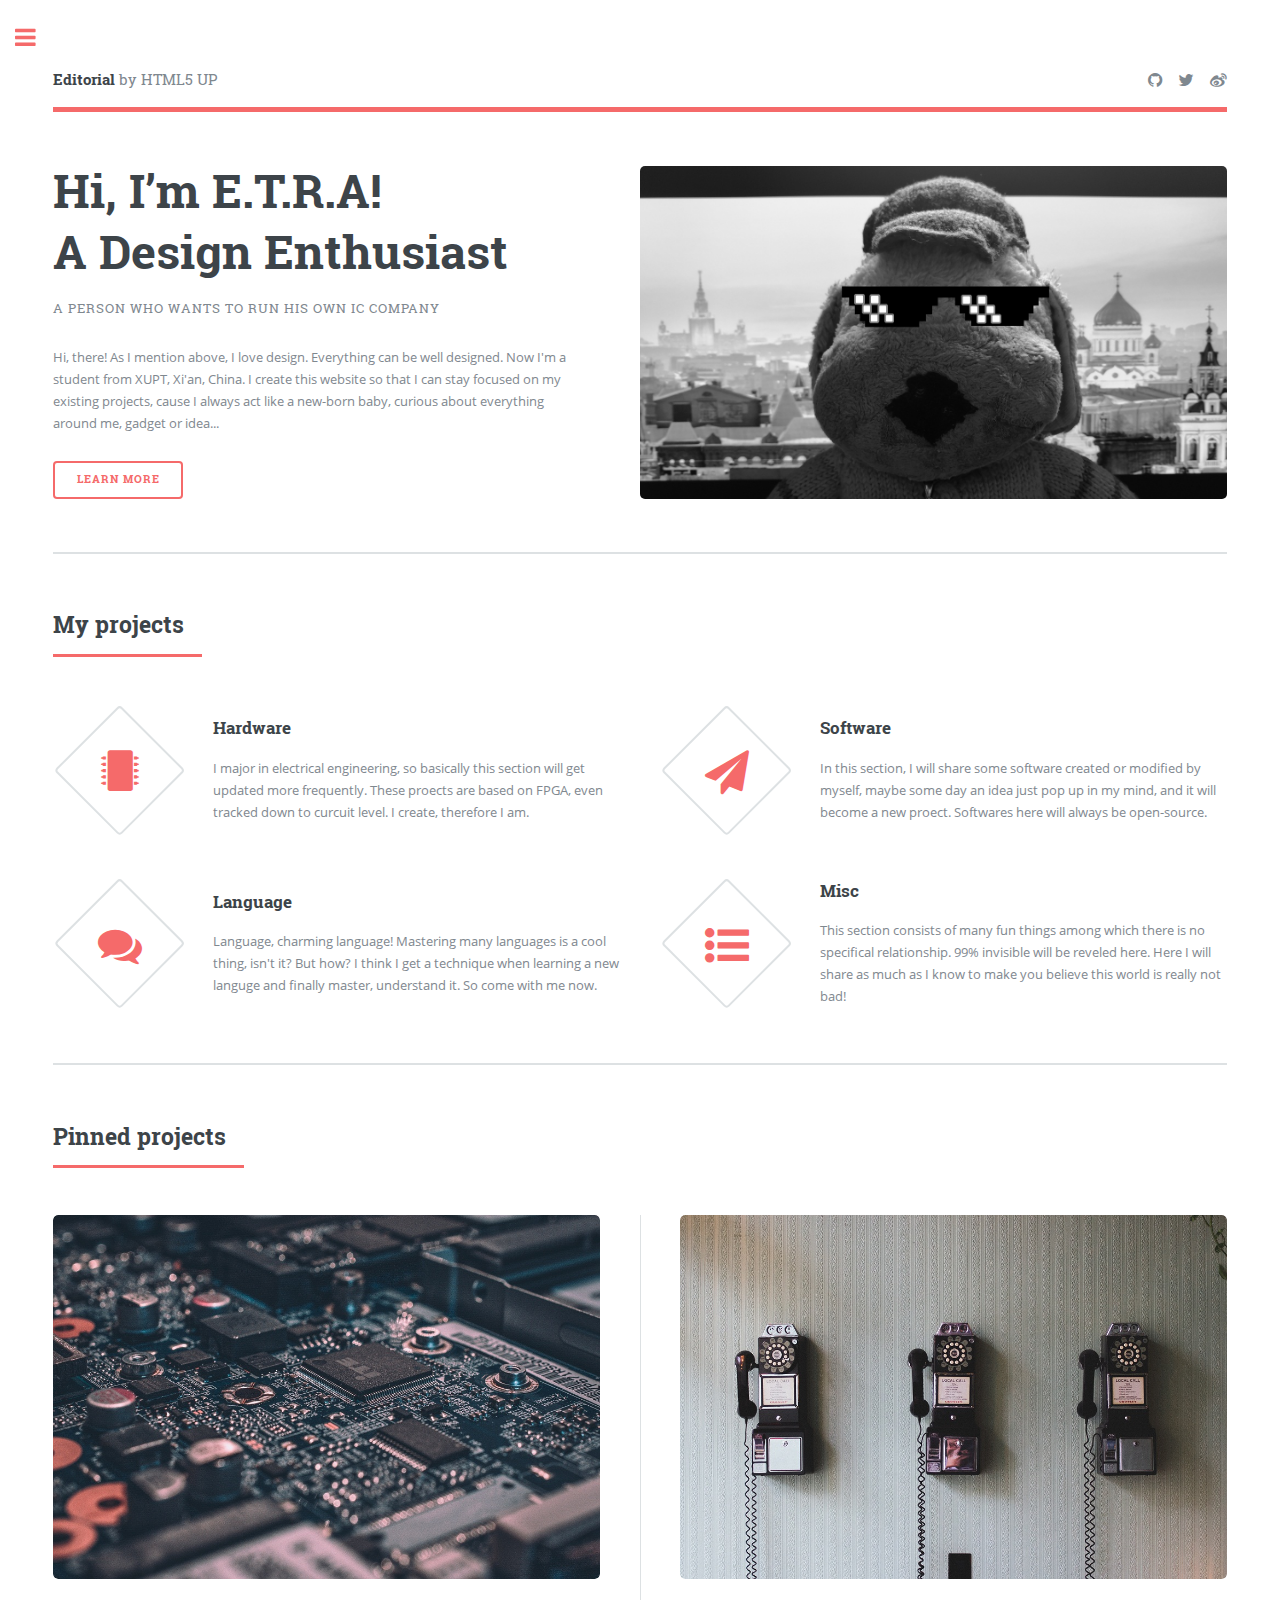
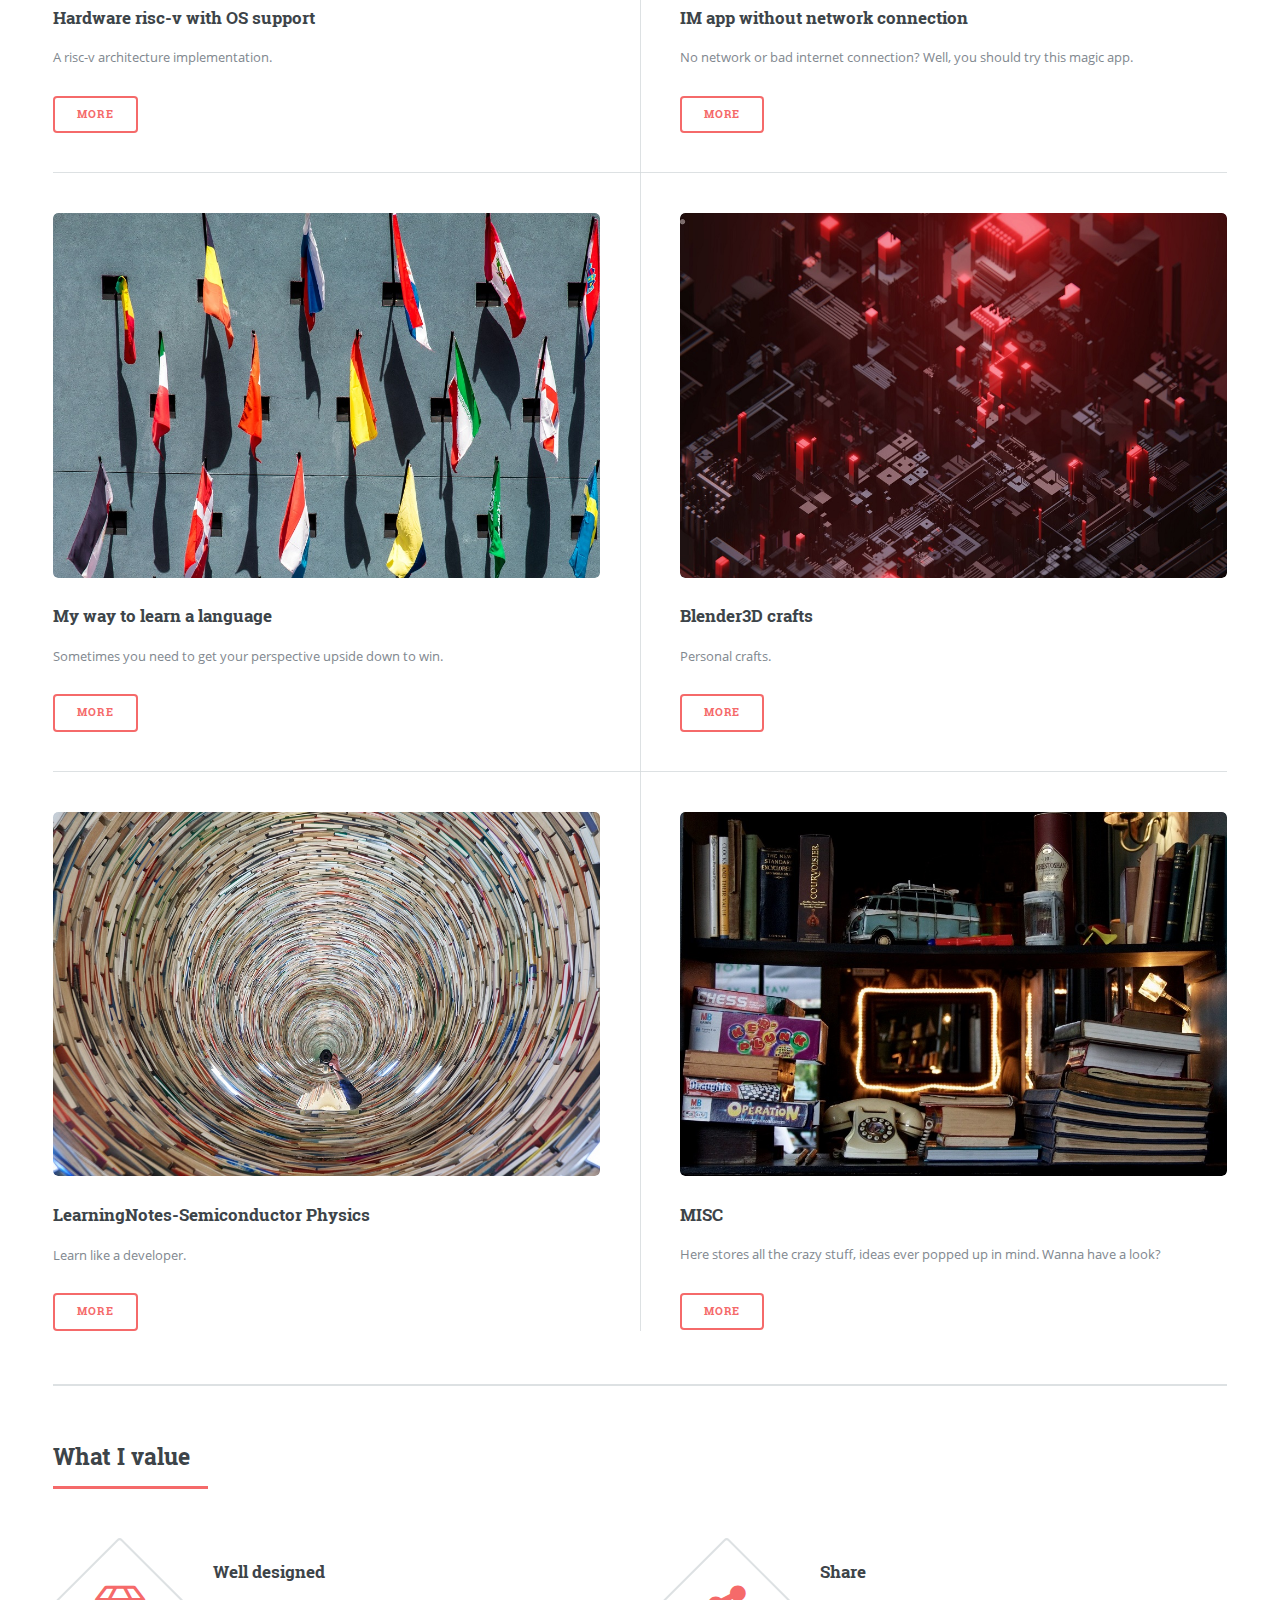
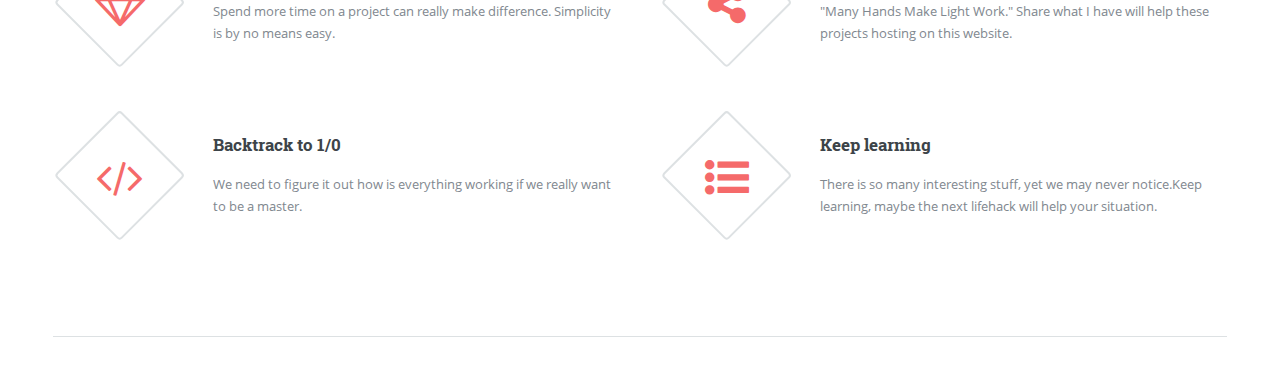
<file: index.html>
<!DOCTYPE HTML>
<!--
	Editorial by HTML5 UP
	html5up.net | @ajlkn
	Free for personal and commercial use under the CCA 3.0 license (html5up.net/license)
-->
<!--
	This website template was download from HTML5 UP.
	I did some modifications, for say, now the fonts are all load from local
	Maybe later I will remake this website using new framework, like foundation, uve
	Cause my major is IC design, so I don't have much time spending on front stuff
	But be sure to check out the 'HTML5 UP', the author is really a nice guy!
-->
<html>
	<head>
		<title>E.T.R.A</title>
		<meta charset="utf-8" />
		<meta name="viewport" content="width=device-width, initial-scale=1, user-scalable=no" />
		<link rel="stylesheet" href="assets/css/main.css" />
		<link rel="shortcut icon" type="image/x-icon" href="images/drawing.png" />
	</head>
	<body class="is-preload">

		<!-- Wrapper -->
			<div id="wrapper">

				<!-- Main -->
					<div id="main">
						<div class="inner">

							<!-- Header -->
								<header id="header">
									<a href="index.html" class="logo"><strong>Editorial</strong> by HTML5 UP</a>
									<ul class="icons">
										<li><a href="https://github.com/EETRAA" class="icon fa-github"><span class="label">github</span></a></li>
										<li><a href="https://twitter.com/E_T_R_A" class="icon fa-twitter"><span class="label">twitter</span></a></li>
										<!--
										<li><a href="#" class="icon fa-wechat"><span class="label">wechat</span></a></li>
										-->
										<li><a href="https://weibo.com/u/6299495002" class="icon fa-weibo"><span class="label">weibo</span></a></li>
									</ul>
								</header>

							<!-- Banner -->
								<section id="banner">
									<div class="content">
										<header>
											<h1>Hi, I’m E.T.R.A!<br />
											A Design Enthusiast</h1>
											<p>a person who wants to run his own ic company</p>
										</header>
										<p>Hi, there! As I mention above, I love design. Everything can be well designed. Now I'm a student from XUPT, Xi'an, China. I create this website so that I can stay focused on my existing projects, cause I always act like a new-born baby, curious about everything around me, gadget or idea...</p>
										<ul class="actions">
											<li><a href="#" class="button big">Learn More</a></li>
										</ul>
									</div>
									<span class="image object">
										<img src="images/MGG.jpg" alt="" />
									</span>
								</section>

							<!-- Section -->
								<section>
									<header class="major">
										<h2>My projects</h2>
									</header>
									<div class="features">
										<article>
											<span class="icon fa-microchip"></span>
											<div class="content">
												<h3>Hardware</h3>
												<p>I major in electrical engineering, so basically this section will get updated more frequently. These proects are based on FPGA, even tracked down to curcuit level. I create, therefore I am.</p>
											</div>
										</article>
										<article>
											<span class="icon fa-paper-plane"></span>
											<div class="content">
												<h3>Software</h3>
												<p>In this section, I will share some software created or modified by myself, maybe some day an idea just pop up in my mind, and it will become a new proect. Softwares here will always be open-source.</p>
											</div>
										</article>
										<article>
											<span class="icon fa-comments"></span>
											<div class="content">
												<h3>Language</h3>
												<p>Language, charming language! Mastering many languages is a cool thing, isn't it? But how? I think I get a technique when learning a new languge and finally master, understand it. So come with me now.</p>
											</div>
										</article>
										<article>
											<span class="icon fa-list-ul"></span>
											<div class="content">
												<h3>Misc</h3>
												<p>This section consists of many fun things among which there is no specifical relationship. 99% invisible will be reveled here. Here I will share as much as I know to make you believe this world is really not bad!</p>
											</div>
										</article>
									</div>
								</section>

							<!-- Section -->
								<section>
									<header class="major">
										<h2>Pinned projects</h2>
									</header>
									<div class="posts">
										<article>
											<a href="IM_app.html" class="image"><img src="images/hardware.jpg" alt="" /></a>
											<h3>Hardware risc-v with OS support</h3>
											<p>A risc-v architecture implementation.</p>
											<ul class="actions">
												<li><a href="IM_app.html" class="button">More</a></li>
											</ul>
										</article>
										<article>
											<a href="IM_app.html" class="image"><img src="images/IM.jpg" alt="" /></a>
											<h3>IM app without network connection</h3>
											<p>No network or bad internet connection? Well, you should try this magic app.</p>
											<ul class="actions">
												<li><a href="IM_app.html" class="button">More</a></li>
											</ul>
										</article>
										<article>
											<a href="My_way_to_learn_a_language.html" class="image"><img src="images/national_flags.jpg" alt="" /></a>
											<h3>My way to learn a language</h3>
											<p>Sometimes you need to get your perspective upside down to win.</p>
											<ul class="actions">
												<li><a href="#" class="button">More</a></li>
											</ul>
										</article>
										<article>
											<a href="IM_app.html" class="image"><img src="images/blender3D.jpg" alt="" /></a>
											<h3>Blender3D crafts</h3>
											<p>Personal crafts.</p>
											<ul class="actions">
												<li><a href="IM_app.html" class="button">More</a></li>
											</ul>
										</article>
										<article>
											<a href="IM_app.html" class="image"><img src="images/learn.jpg" alt="" /></a>
											<h3>LearningNotes-Semiconductor Physics</h3>
											<p>Learn like a developer.</p>
											<ul class="actions">
												<li><a href="IM_app.html" class="button">More</a></li>
											</ul>
										</article>
										<article>
											<a href="MISC.html" class="image"><img src="images/misc.jpg" alt="" /></a>
											<h3>MISC</h3>
											<p>Here stores all the crazy stuff, ideas ever popped up in mind. Wanna have a look?</p></p>
											<ul class="actions">
												<li><a href="#" class="button">More</a></li>
											</ul>
										</article>
										
									</div>
								</section>
							<!-- Section -->	
								<section>
									<header class="major">
										<h2>What I value</h2>
									</header>
									<div class="features">
										<article>
											<span class="icon fa-diamond"></span>
											<div class="content">
												<h3>Well designed</h3>
												<p>Spend more time on a project can really make difference. Simplicity is by no means easy.</p>
											</div>
										</article>
										<article>
											<span class="icon fa-share-alt"></span>
											<div class="content">
												<h3>Share</h3>
												<p>"Many Hands Make Light Work." Share what I have will help these projects hosting on this website.</p>
											</div>
										</article>
										<article>
											<span class="icon fa-code"></span>
											<div class="content">
												<h3>Backtrack to 1/0</h3>
												<p>We need to figure it out how is everything working if we really want to be a master.</p>
											</div>
										</article>
										<article>
											<span class="icon fa-list-ul"></span>
											<div class="content">
												<h3>Keep learning</h3>
												<p>There is so many interesting stuff, yet we may never notice.Keep learning, maybe the next lifehack will help your situation.</p>
											</div>
										</article>
									</div>
								</section>
							<hr class="major" />
						</div>
					</div>

				<!-- Sidebar -->
					<div id="sidebar">
						<div class="inner">

							<!-- Search -->
								<section id="search" class="alt">
									<form method="post" action="#">
										<input type="text" name="query" id="query" placeholder="Search" />
									</form>
								</section>

							<!-- Menu -->
								<nav id="menu">
									<header class="major">
										<h2>Menu</h2>
									</header>
									<ul>
										<li><a href="index.html">Homepage</a></li>
										<!--
										<li><a href="elements.html">Elements</a></li>
										-->
										<li>
											<span class="opener">All Projects</span>
											<ul>
												<li><a href="#">Hardware</a></li>
												<li><a href="#">Software</a></li>
												<li><a href="#">Language</a></li>
												<li><a href="MISC.html">Misc</a></li>
											</ul>
										</li>
										<!--
										<li><a href="#">Amet Lacinia</a></li>
										-->
									</ul>
								</nav>

							<!-- Section -->
								<section>
									<header class="major">
										<h2>Pinned proects</h2>
									</header>
									<div class="mini-posts">
										<article>
											<a href="#" class="image"><img src="images/hardware.jpg" alt="" /></a>
											<p>Hardware risc-v with OS support</p>
										</article>
										<article>
											<a href="IM_app.html" class="image"><img src="images/IM.jpg" alt="" /></a>
											<p>IM app without network connection</p>
										</article>
										<article>
											<a href="#" class="image"><img src="images/language.jpg" alt="" /></a>
											<p>My way to learn a language</p>
										</article>
										<article>
											<a href="#" class="image"><img src="images/blender3D.jpg" alt="" /></a>
											<p>Blender3D crafts</p>
										</article>
										<article>
											<a href="#" class="image"><img src="images/learn.jpg" alt="" /></a>
											<p>LearningNotes-Semiconductor Physics</p>
										</article>
										<article>
											<a href="#" class="image"><img src="images/misc.jpg" alt="" /></a>
											<p>MISC</p>
										</article>
									</div>
									<ul class="actions">
										<li><a href="#" class="button">More</a></li>
									</ul>
								</section>

							<!-- Section -->
								<section>
									<header class="major">
										<h2>Get in touch</h2>
									</header>
									<p>Contact me, my friends. And stay cheeki breeki !</p>
									<ul class="contact">
										<li class="fa-envelope">2677244726@qq.com</li>
										<!--
										<li class="fa-phone">(000) 000-0000</li>
										-->
										<li class="fa-home">XUPT<br />Xi'an, Shaanxi, China
										</li>
										<li class="fa-github"><a href="https://github.com/EETRAA">@EETRAA</a></li>
										<li class="fa-twitter"><a href="https://twitter.com/E_T_R_A">@E_T_R_A</a></li>
										<li class="fa-weibo"><a href="https://weibo.com/u/6299495002">@EETRAA</a></li>
									</ul>
								</section>

							<!-- Footer -->
								<footer id="footer">
								<p class="copyright">
								<!--
									&copy; Untitled. All rights reserved. 
								-->Design: <a href="https://html5up.net">HTML5 UP</a>.<br />Demo Images: <a href="https://unsplash.com">Unsplash</a>.<br />Modified: <a href = "https://github.com/EoLzyKoXsefASsicm">E.T.R.A</a>.</p>
								</footer>

						</div>
					</div>

			</div>

		<!-- Scripts -->
			<script src="assets/js/jquery.min.js"></script>
			<script src="assets/js/browser.min.js"></script>
			<script src="assets/js/breakpoints.min.js"></script>
			<script src="assets/js/util.js"></script>
			<script src="assets/js/main.js"></script>

	</body>
</html>
</file>
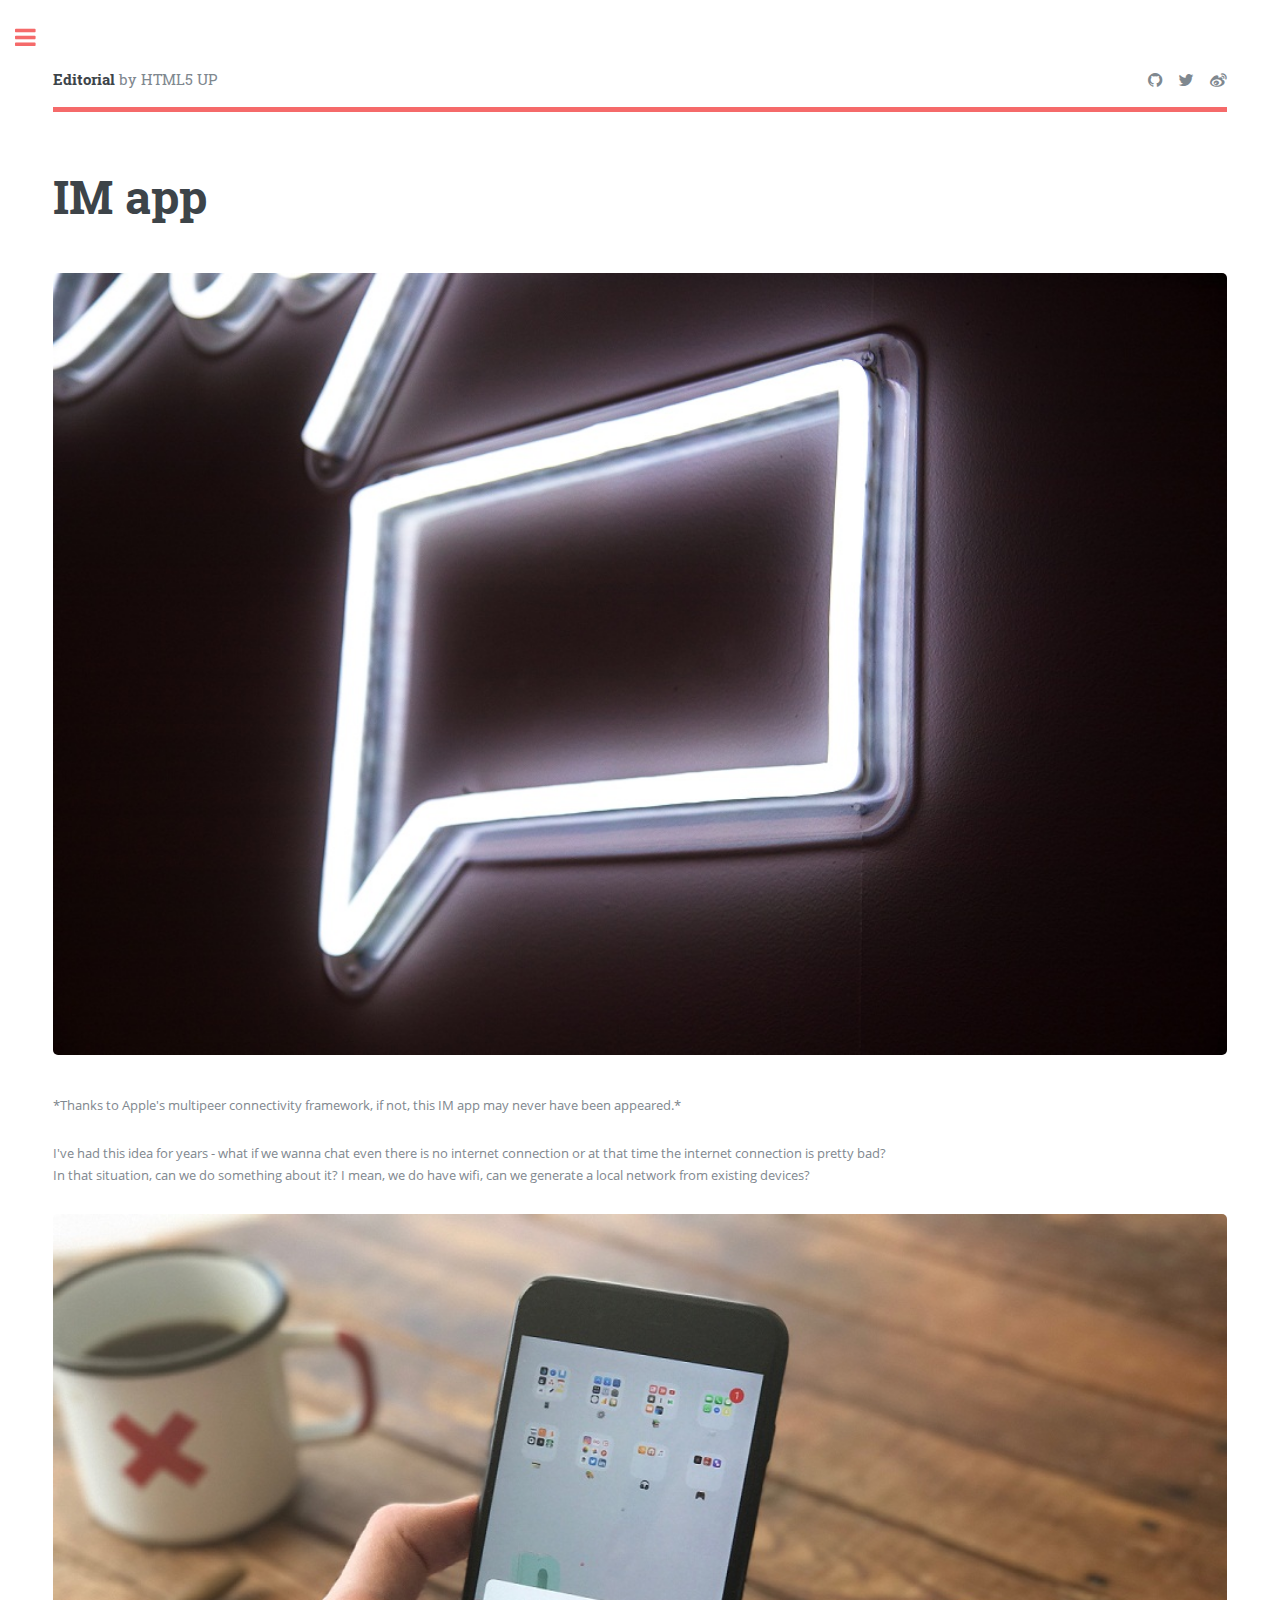
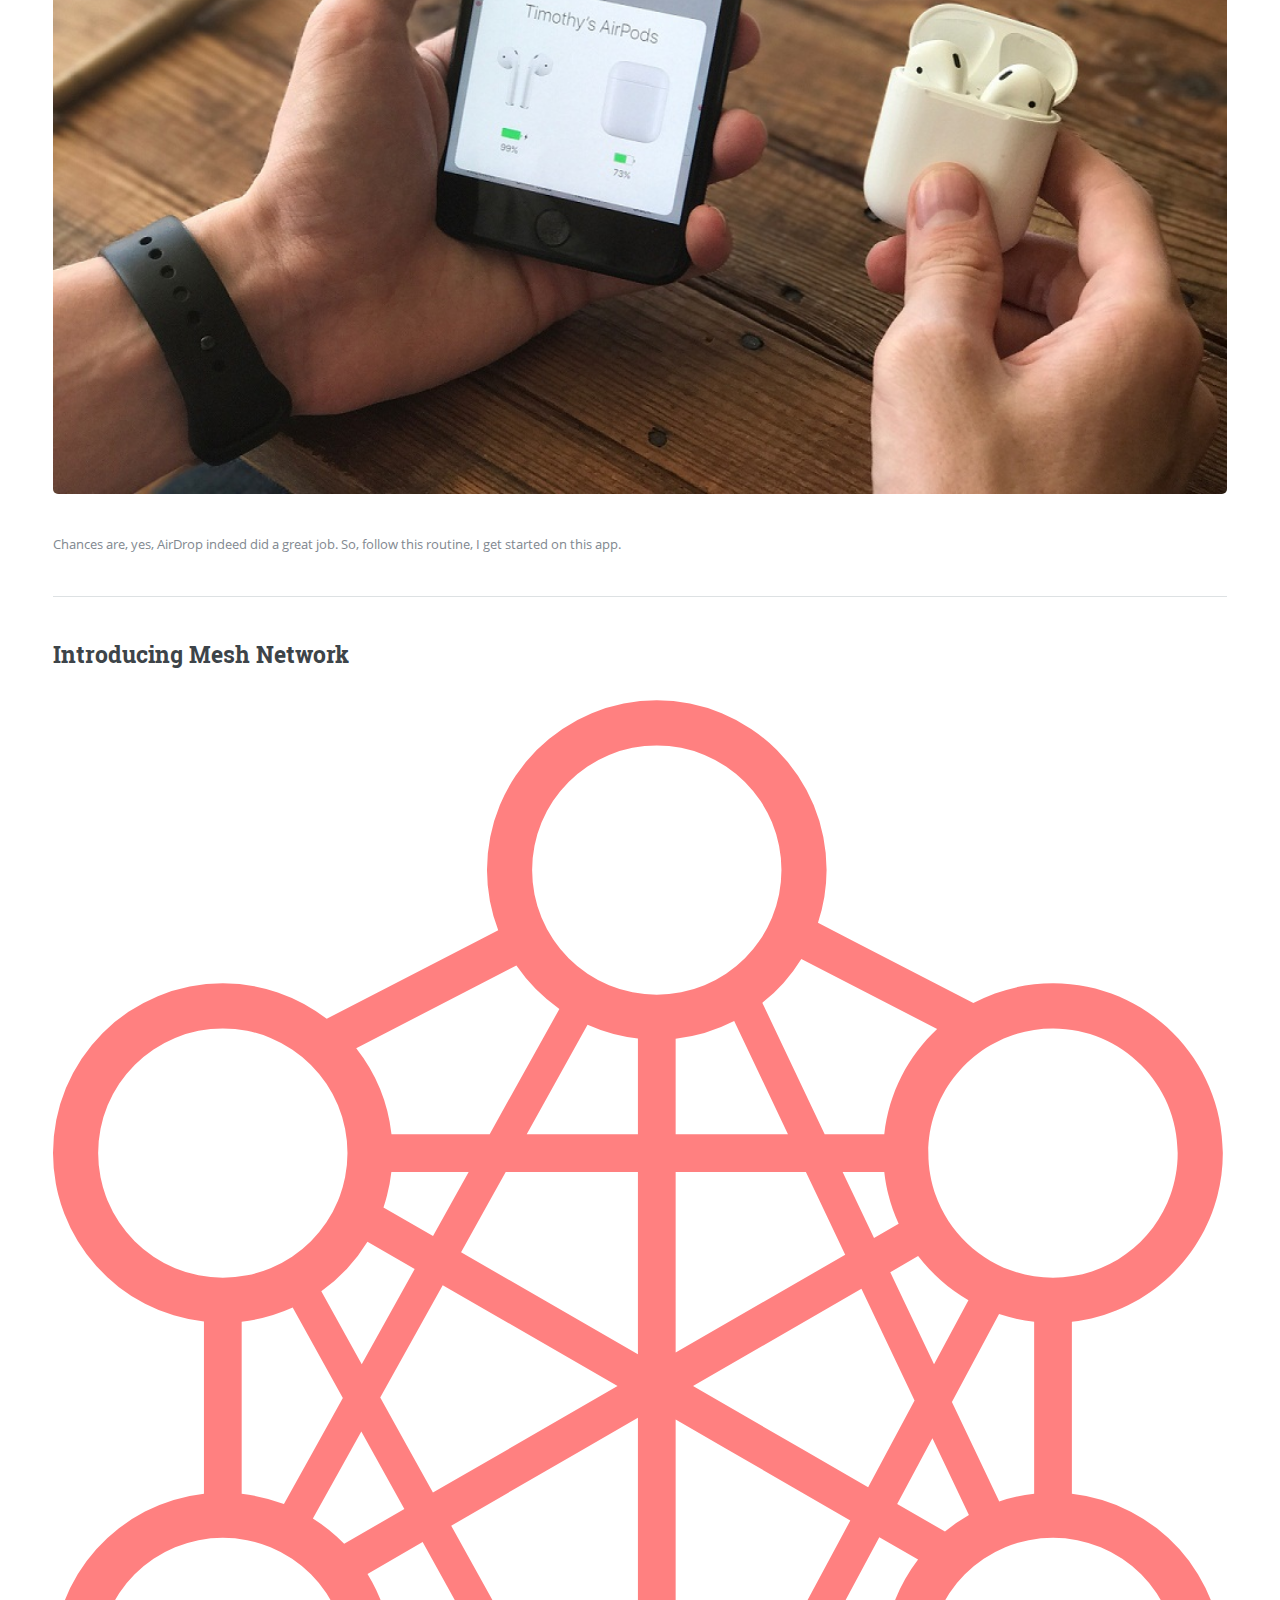
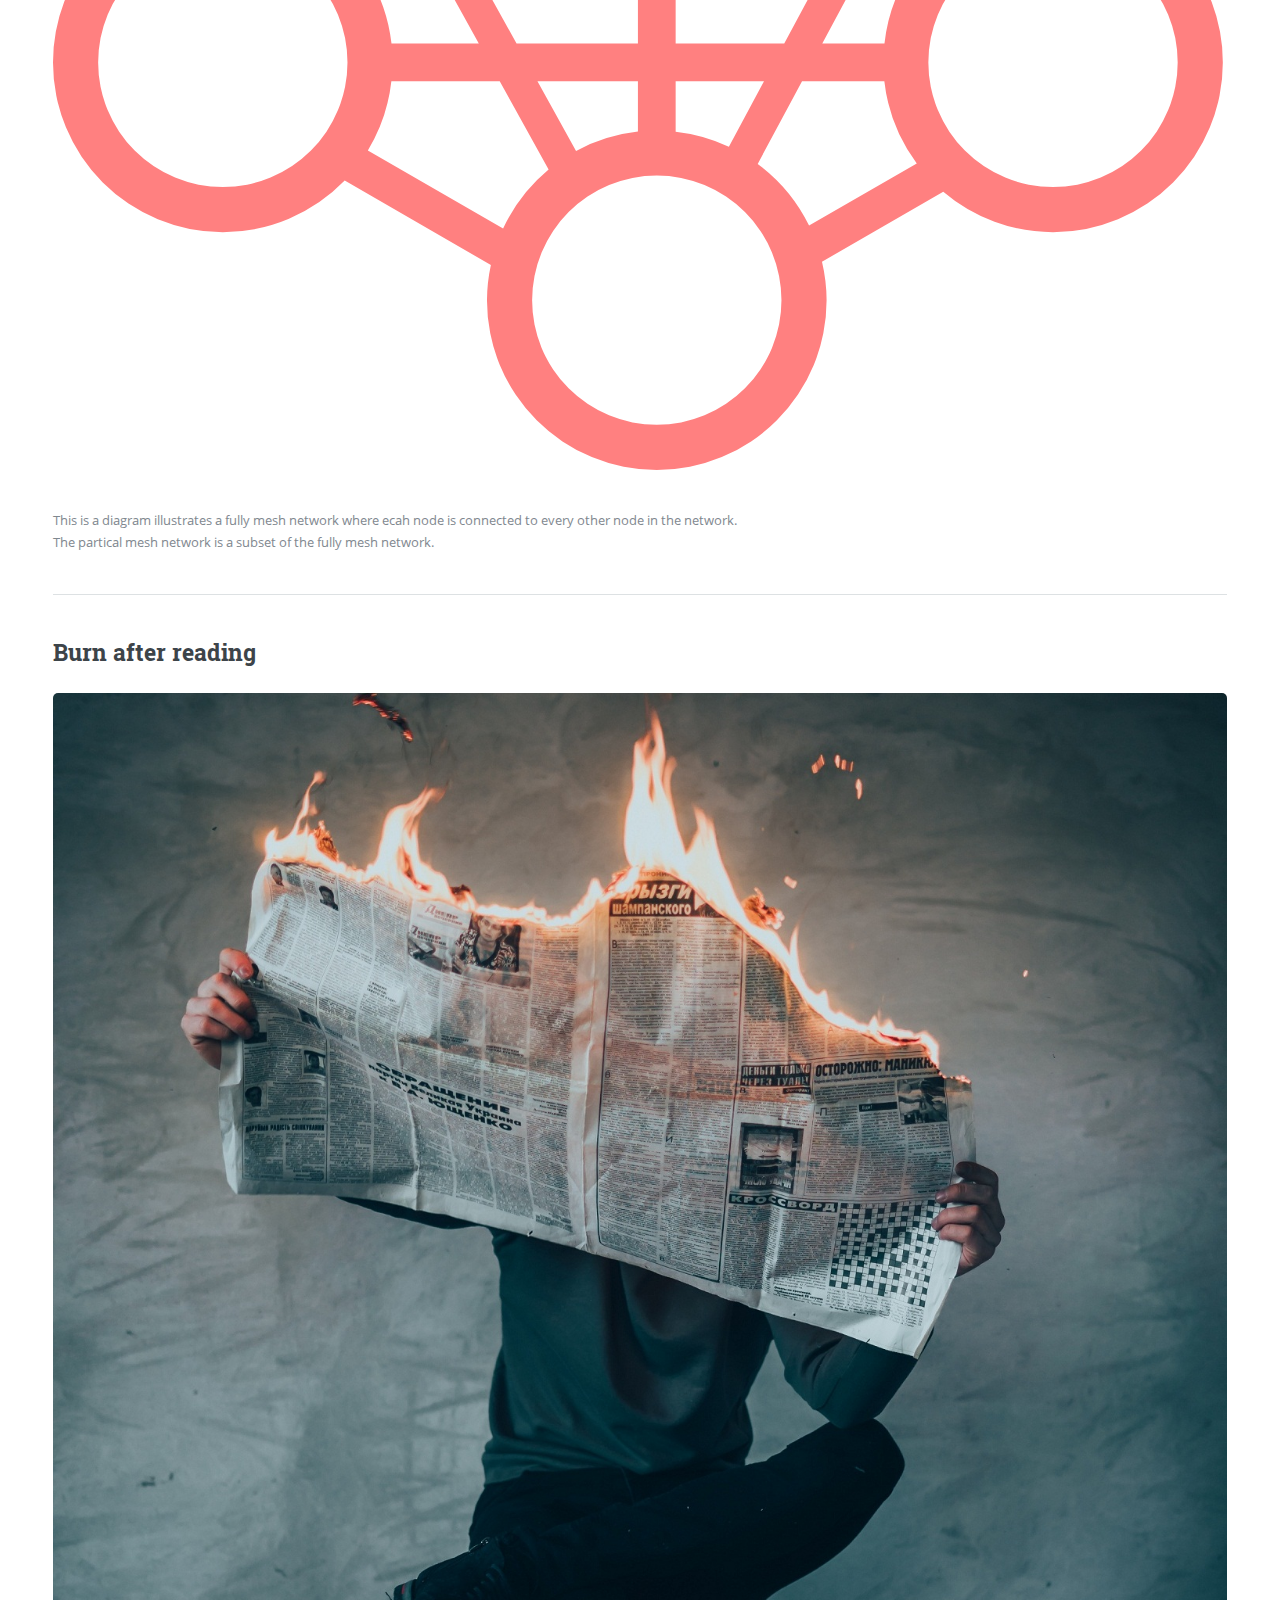
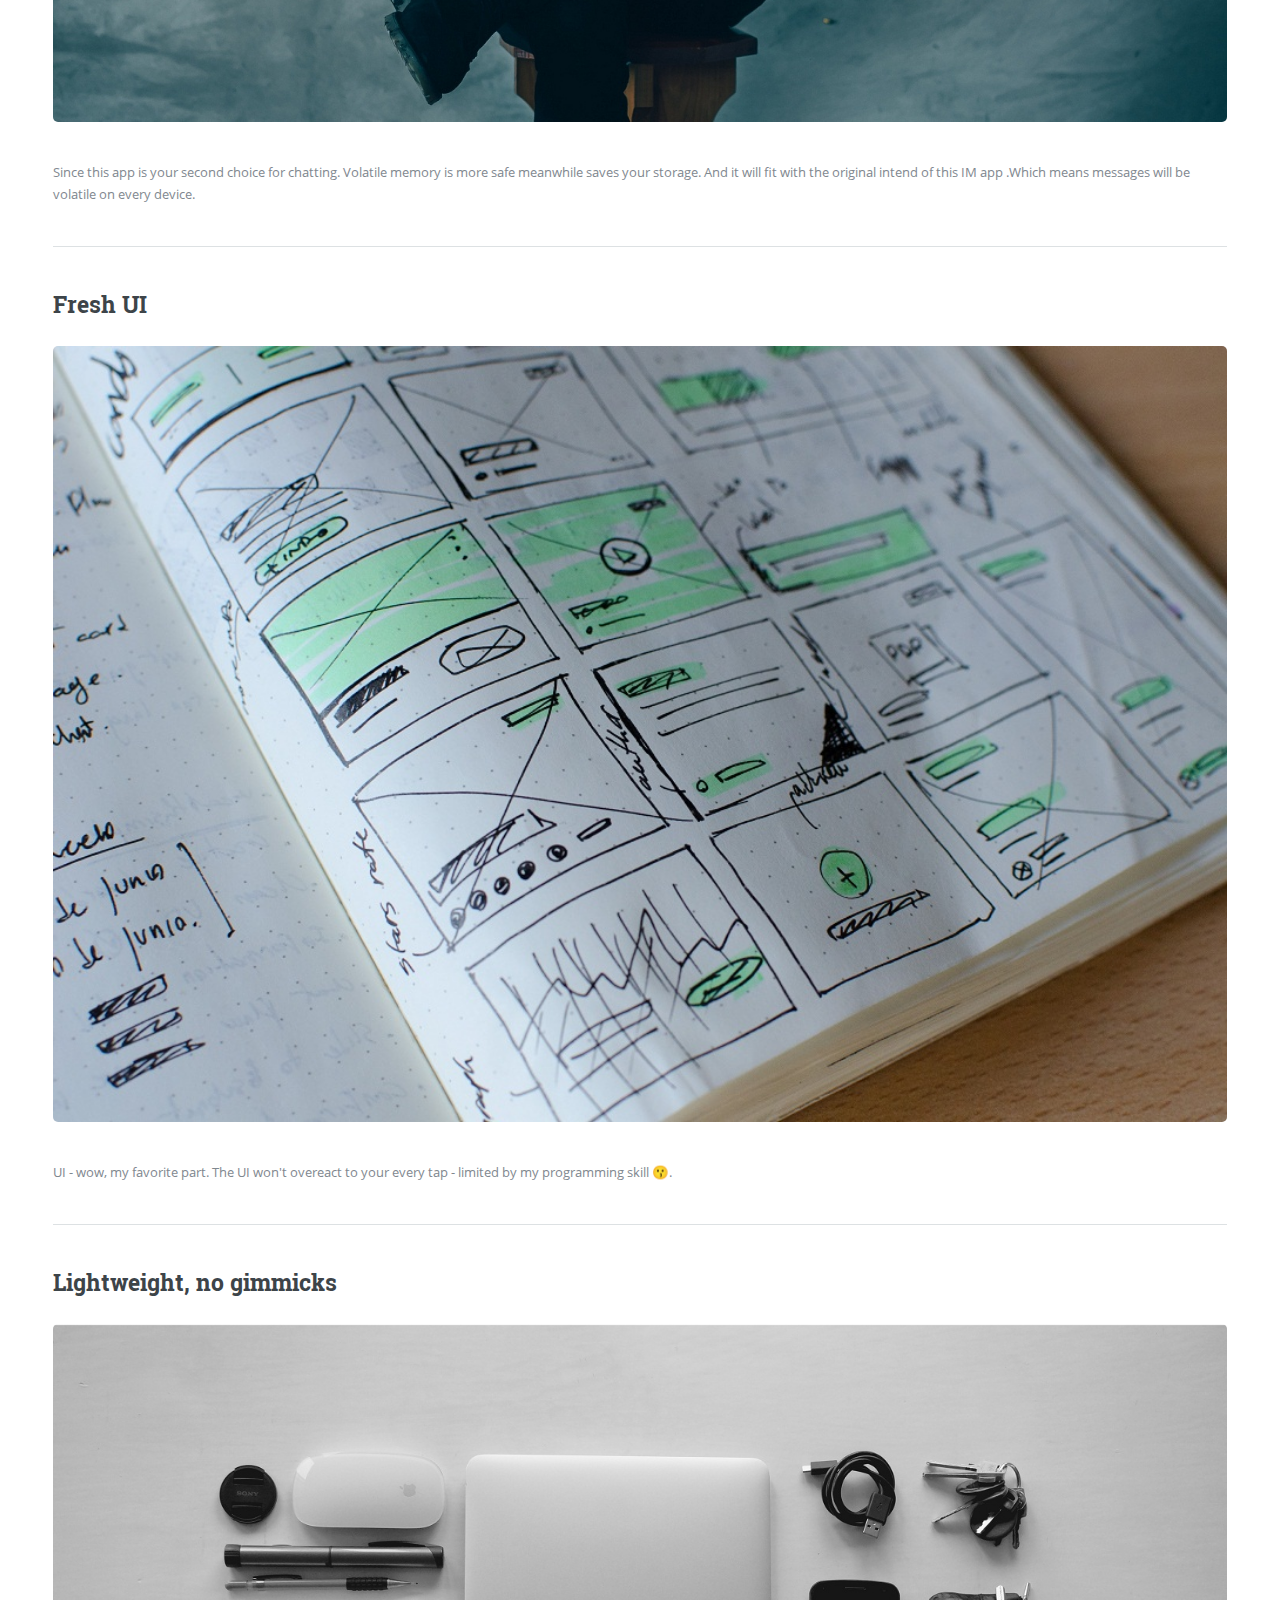
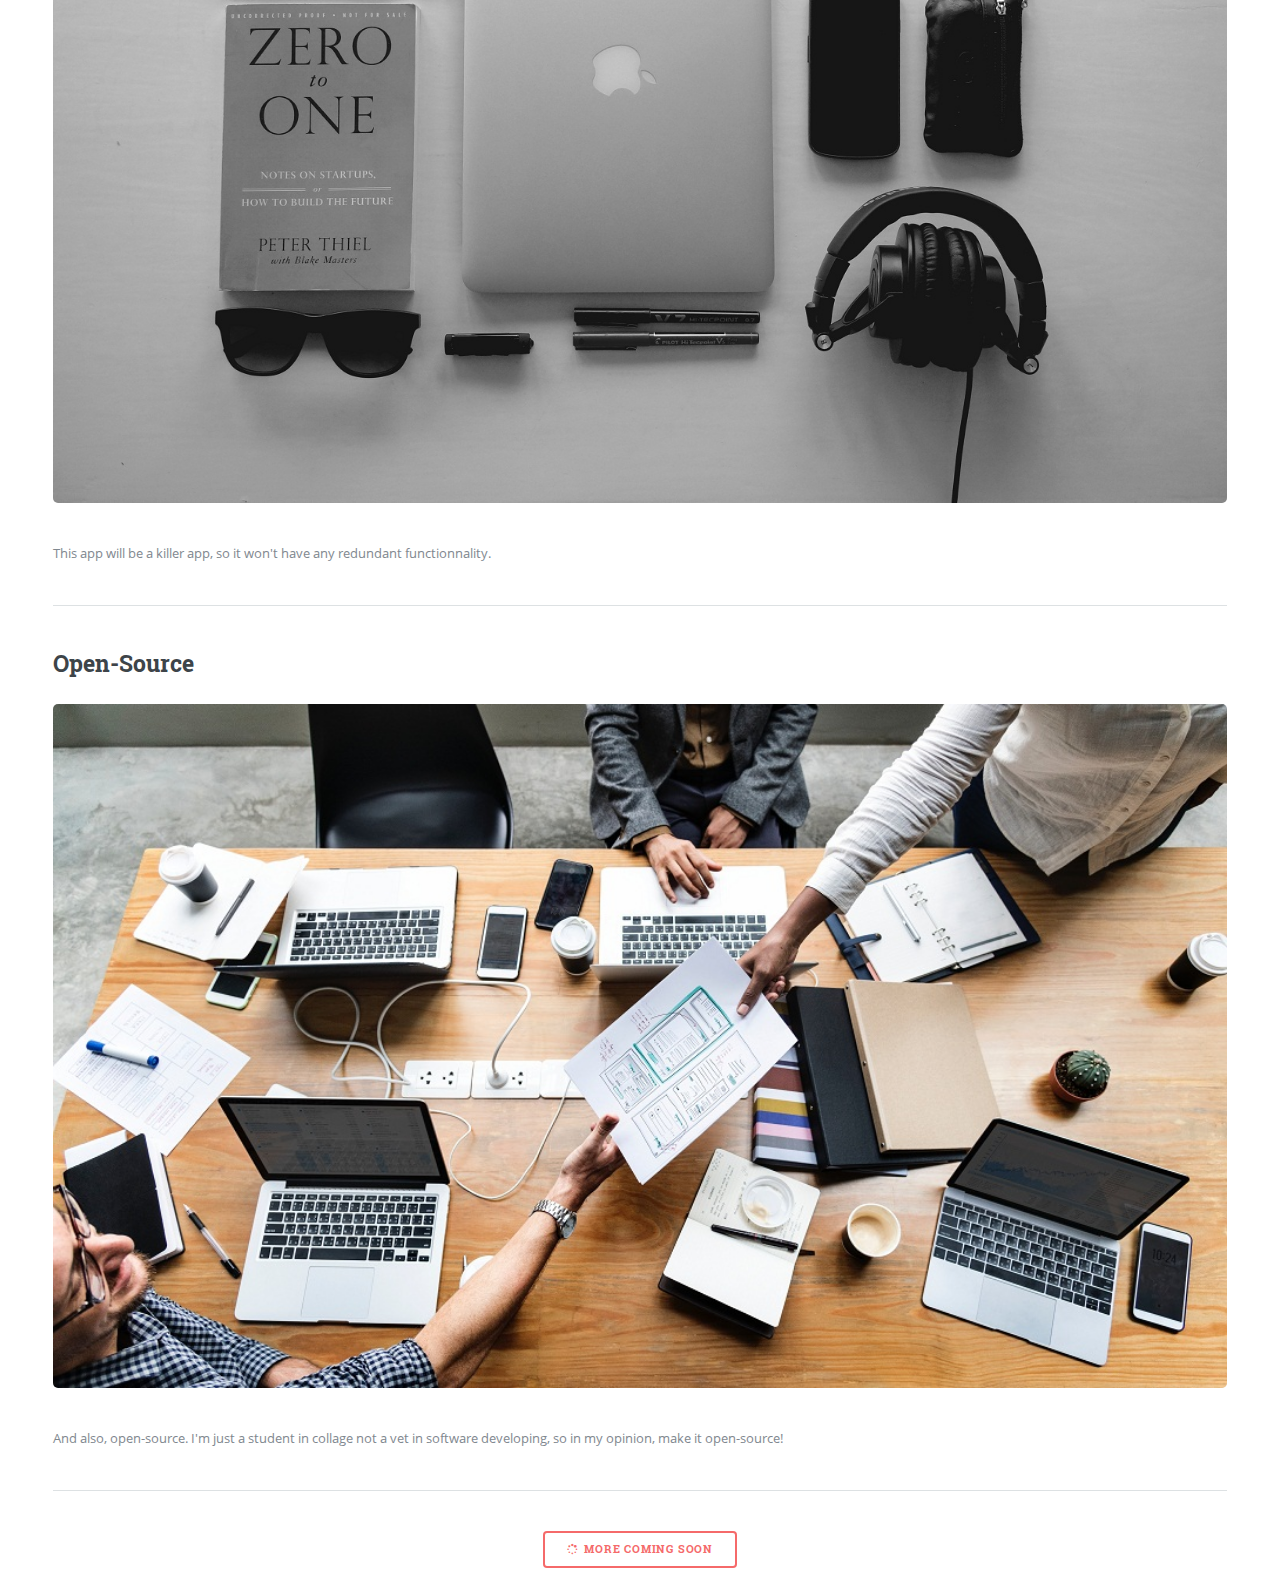
<file: IM_app.html>
<!DOCTYPE HTML>
<!--
	Editorial by HTML5 UP
	html5up.net | @ajlkn
	Free for personal and commercial use under the CCA 3.0 license (html5up.net/license)
-->
<!--
	This website template was download from HTML5 UP.
	I did some modifications, for say, now the fonts are all load from local
	Maybe later I will remake this website using new framework, like foundation, uve
	Cause my major is IC design, so I don't have much time spending on front stuff
	But be sure to check out the 'HTML5 UP', the author is really a nice guy!
-->
<html>
	<head>
		<title>E.T.R.A</title>
		<meta charset="utf-8" />
		<meta name="viewport" content="width=device-width, initial-scale=1, user-scalable=no" />
		<link rel="stylesheet" href="assets/css/main.css" />
		<link rel="shortcut icon" type="image/x-icon" href="images/drawing.png" />
	</head>
	<body class="is-preload">

		<!-- Wrapper -->
			<div id="wrapper">

				<!-- Main -->
					<div id="main">
						<div class="inner">

							<!-- Header -->
								<header id="header">
									<a href="index.html" class="logo"><strong>Editorial</strong> by HTML5 UP</a>
									<ul class="icons">
										<li><a href="https://github.com/EETRAA" class="icon fa-github"><span class="label">github</span></a></li>
										<li><a href="https://twitter.com/E_T_R_A" class="icon fa-twitter"><span class="label">twitter</span></a></li>
										<!--
										<li><a href="#" class="icon fa-wechat"><span class="label">wechat</span></a></li>
										-->
										<li><a href="https://weibo.com/u/6299495002" class="icon fa-weibo"><span class="label">weibo</span></a></li>
									</ul>
								</header>
							<!-- Content -->
								<section>
									<header class="main">
										<h1>IM app</h1>
									</header>

									<span class="image main"><img src="images/neon_light.jpg" alt="" /></span>

									<p>*Thanks to Apple's multipeer connectivity framework, if not, this IM app may never have been appeared.*</p>
									<p>I've had this idea for years - what if we wanna chat even there is no internet connection or at that time the internet connection is pretty bad?
									<br />In that situation, can we do something about it?
									I mean, we do have wifi, can we generate a local network from existing devices?</p>
									<span class="image main"><img src="images/airdrop.jpg" alt="" /></span>
									<p>Chances are, yes, AirDrop indeed did a great job. So, follow this routine, I get started on this app.</p>

									<hr class="major" />

									<h2>Introducing Mesh Network</h2>
									<span class="image main"><img src="images/mesh_network_diagram.svg" alt="" /></span>
									<p>This is a diagram illustrates a fully mesh network where ecah node is connected to every other node in the network.<br />The partical mesh network is a subset of the fully mesh network.</p>
									
									<hr class="major" />

									<h2>Burn after reading</h2>
									<span class="image main"><img src="images/burn_after_reading.jpg" alt="" /></span>
									<p>Since this app is your second choice for chatting. Volatile memory is more safe meanwhile saves your storage. And it will fit with the original intend of this IM app .Which means messages will be volatile on every device.</p>

									<hr class="major" />

									<h2>Fresh UI</h2>
									<span class="image main"><img src="images/fresh_ui.jpg" alt="" /></span>
									<p>UI - wow, my favorite part. The UI won't overeact to your every tap - limited by my programming skill &#x1F617;.</p>
									
									<hr class="major" />
									
									<h2>Lightweight, no gimmicks</h2>
									<span class="image main"><img src="images/stuff.jpg" alt="" /></span>
									<p>This app will be a killer app, so it won't have any redundant functionnality.</p>
									
									<hr class="major" />
									
									<h2>Open-Source</h2>
									<span class="image main"><img src="images/open_source.jpg" alt="" /></span>
									<p>And also, open-source. I'm just a student in collage not a vet in software developing, so in my opinion, make it open-source!</p>
									
									<hr class="major" />
									
									<div align = "middle">
									<a class = "button icon fa-spinner">More coming soon</a>
									</div>
									
								</section>

						</div>
					</div>

				<!-- Sidebar -->
					<div id="sidebar">
						<div class="inner">

							<!-- Search -->
								<section id="search" class="alt">
									<form method="post" action="#">
										<input type="text" name="query" id="query" placeholder="Search" />
									</form>
								</section>

							<!-- Menu -->
								<nav id="menu">
									<header class="major">
										<h2>Menu</h2>
									</header>
									<ul>
										<li><a href="index.html">Homepage</a></li>
										<!--
										<li><a href="elements.html">Elements</a></li>
										-->
										<li>
											<span class="opener">All Projects</span>
											<ul>
												<li><a href="#">Hardware</a></li>
												<li><a href="#">Software</a></li>
												<li><a href="#">Language</a></li>
												<li><a href="MISC.html">Misc</a></li>
											</ul>
										</li>
										<!--
										<li><a href="#">Amet Lacinia</a></li>
										-->
									</ul>
								</nav>

							<!-- Section -->
								<section>
									<header class="major">
										<h2>Pinned proects</h2>
									</header>
									<div class="mini-posts">
										<article>
											<a href="#" class="image"><img src="images/hardware.jpg" alt="" /></a>
											<p>Curcuit-level formating tool</p>
										</article>
										<article>
											<a href="#" class="image"><img src="images/IM.jpg" alt="" /></a>
											<p>IM app without network connection</p>
										</article>
										<article>
											<a href="#" class="image"><img src="images/language.jpg" alt="" /></a>
											<p>Fun facts about English</p>
										</article>
										<article>
											<a href="#" class="image"><img src="images/cheatsheet.jpg" alt="" /></a>
											<p>Cheatsheet</p>
										</article>
									</div>
									<ul class="actions">
										<li><a href="#" class="button">More</a></li>
									</ul>
								</section>

							<!-- Section -->
								<section>
									<header class="major">
										<h2>Get in touch</h2>
									</header>
									<p>Contact me, my friends. And stay cheeki breeki !</p>
									<ul class="contact">
										<li class="fa-envelope">2677244726@qq.com</li>
										<!--
										<li class="fa-phone">(000) 000-0000</li>
										-->
										<li class="fa-home">XUPT<br />Xi'an, Shaanxi, China
										</li>
										<li class="fa-github"><a href="https://github.com/EETRAA">@EETRAA</a></li>
										<li class="fa-twitter"><a href="https://twitter.com/E_T_R_A">@E_T_R_A</a></li>
										<li class="fa-weibo"><a href="https://weibo.com/u/6299495002">@EETRAA</a></li>
									</ul>
								</section>

							<!-- Footer -->
								<footer id="footer">
								<p class="copyright">
								<!--
									&copy; Untitled. All rights reserved. 
								-->Design: <a href="https://html5up.net">HTML5 UP</a>.<br />Demo Images: <a href="https://unsplash.com">Unsplash</a>.<br />Modified: <a href = "https://github.com/EoLzyKoXsefASsicm">E.T.R.A</a>.</p>
								</footer>

						</div>
					</div>

			</div>

		<!-- Scripts -->
			<script src="assets/js/jquery.min.js"></script>
			<script src="assets/js/browser.min.js"></script>
			<script src="assets/js/breakpoints.min.js"></script>
			<script src="assets/js/util.js"></script>
			<script src="assets/js/main.js"></script>

	</body>
</html>
</file>
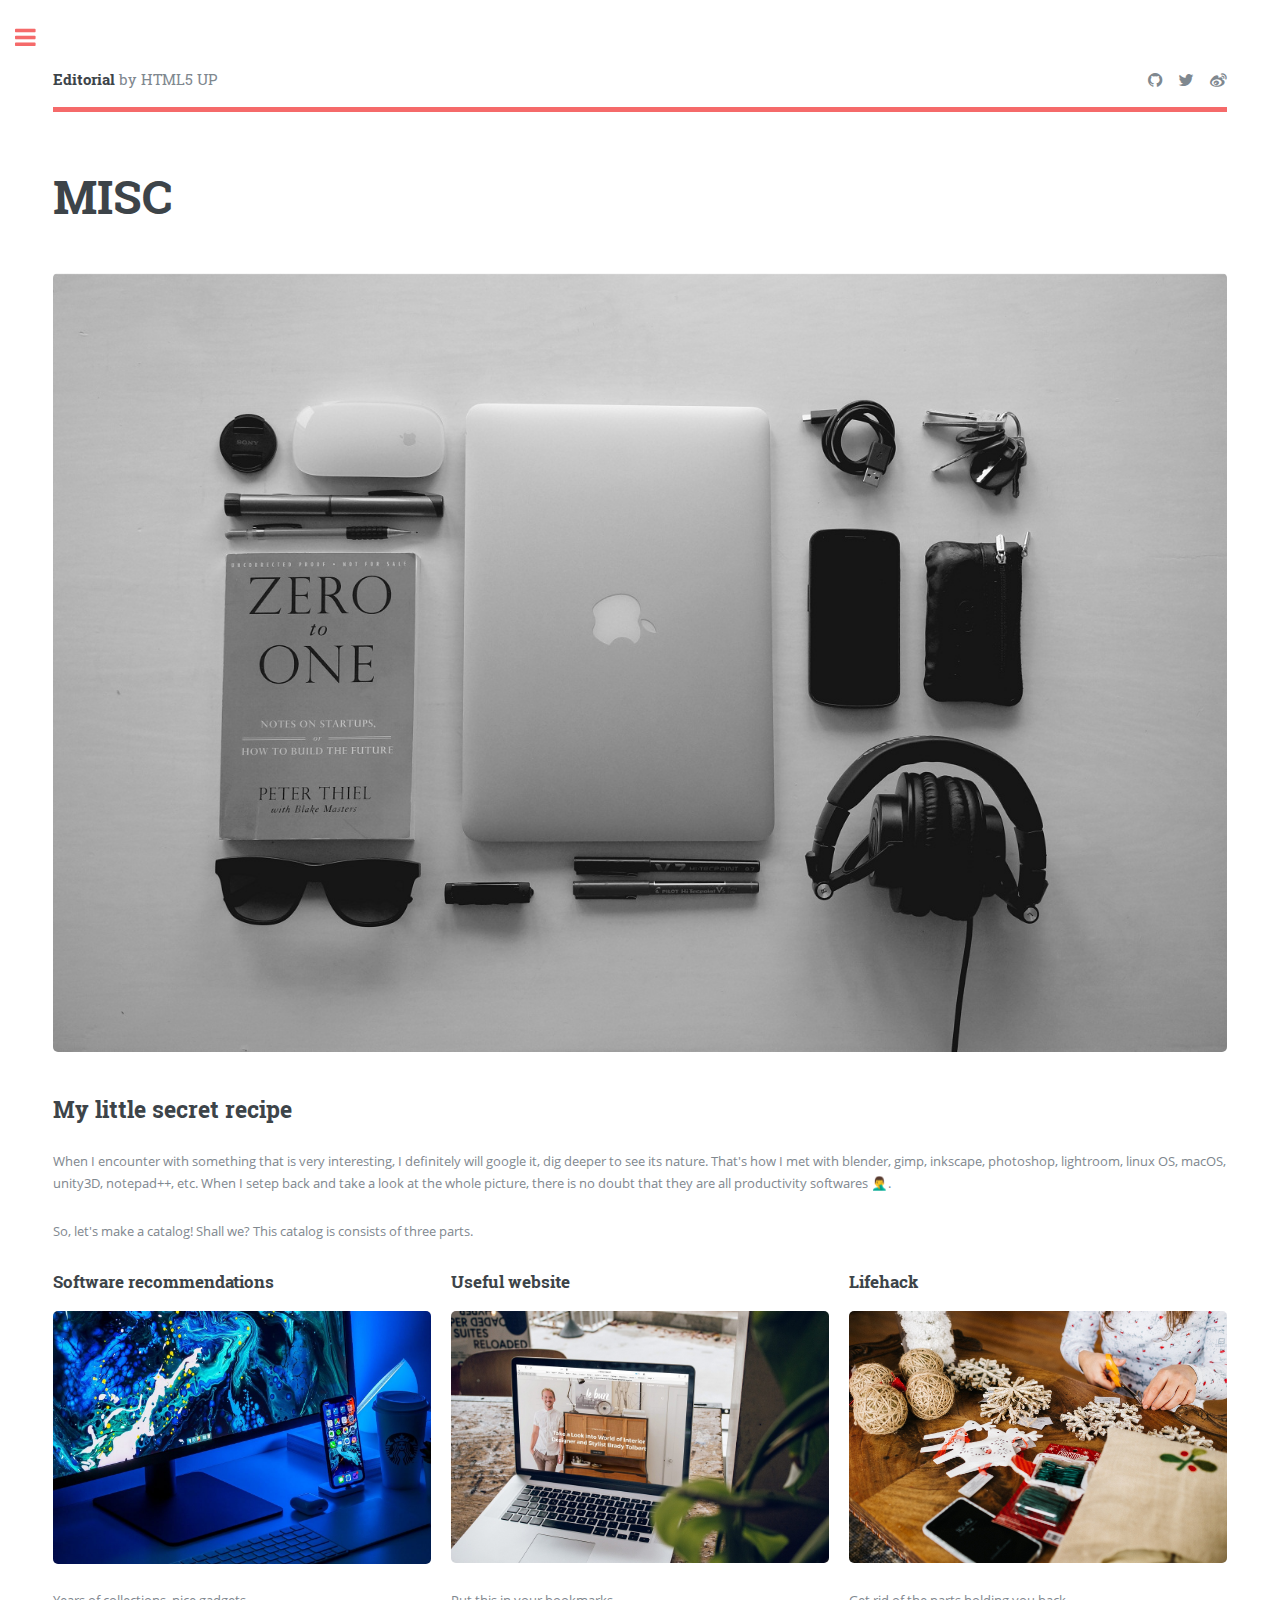
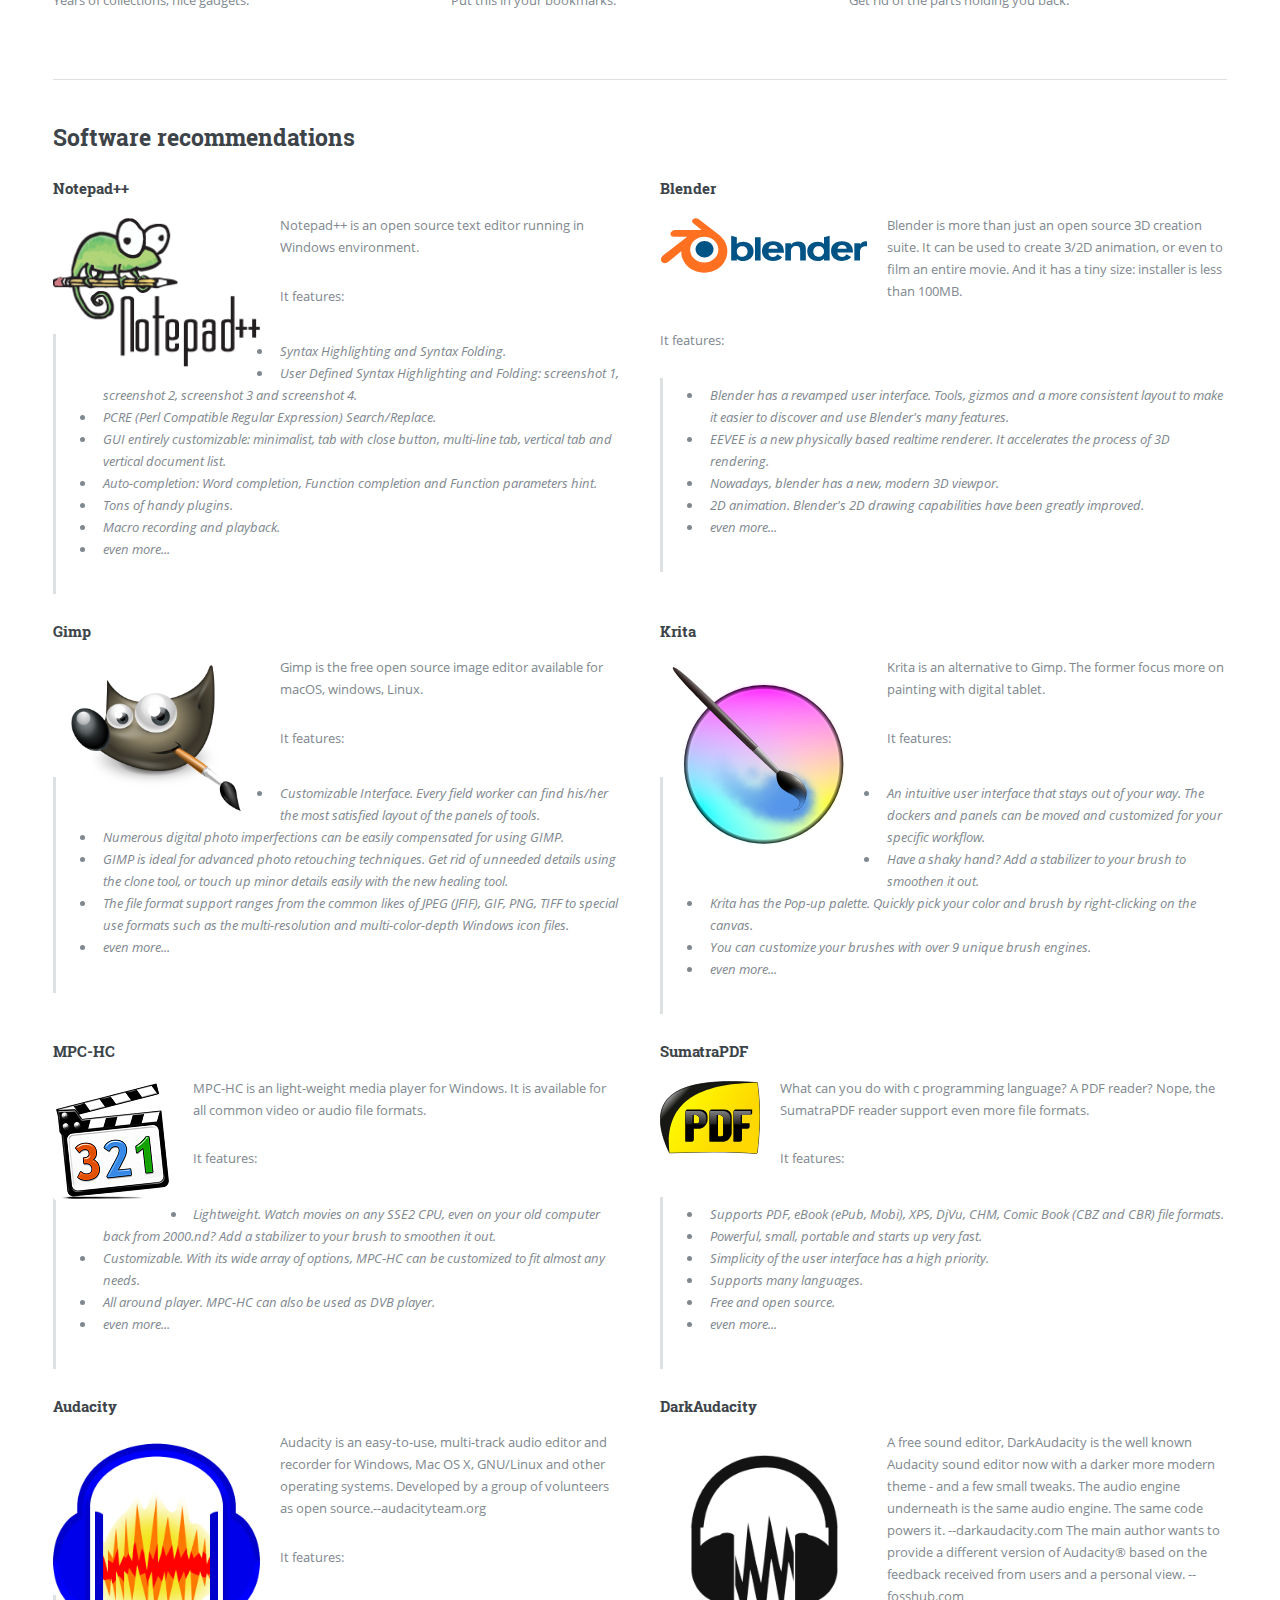
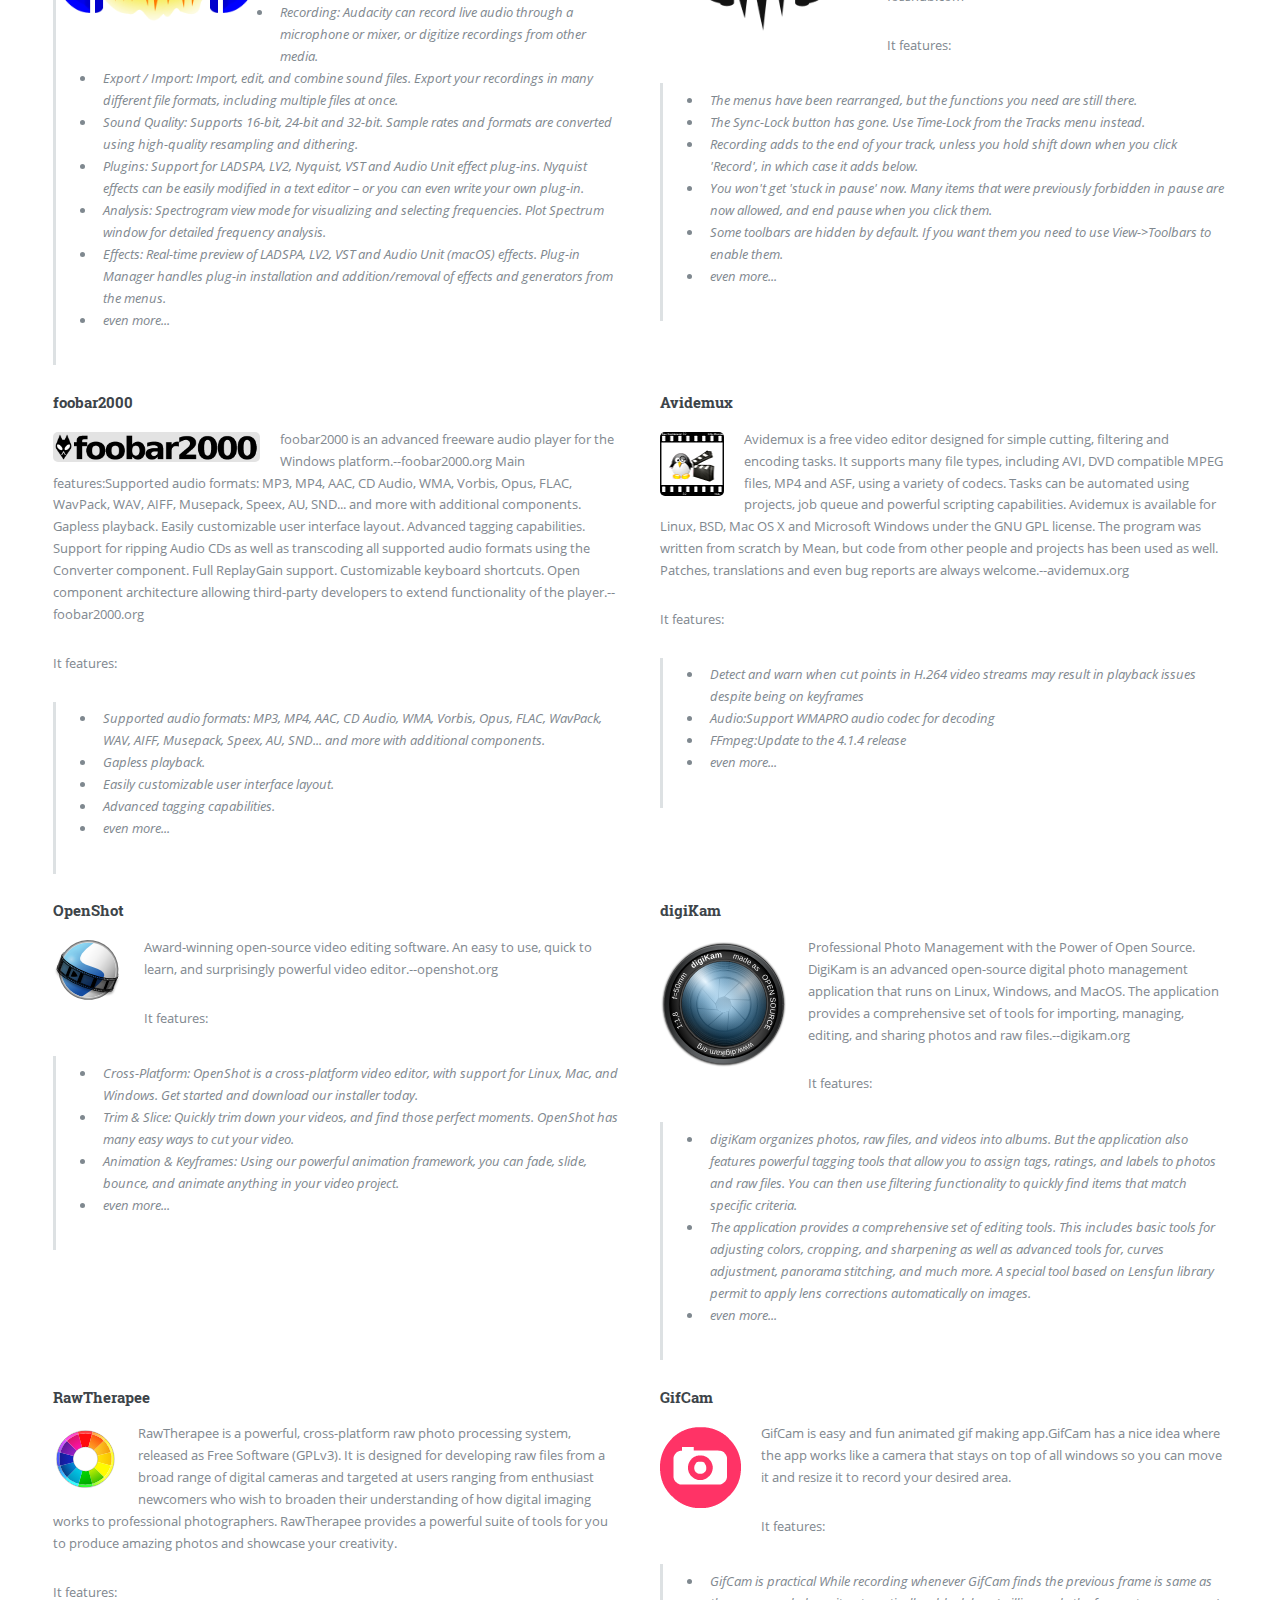
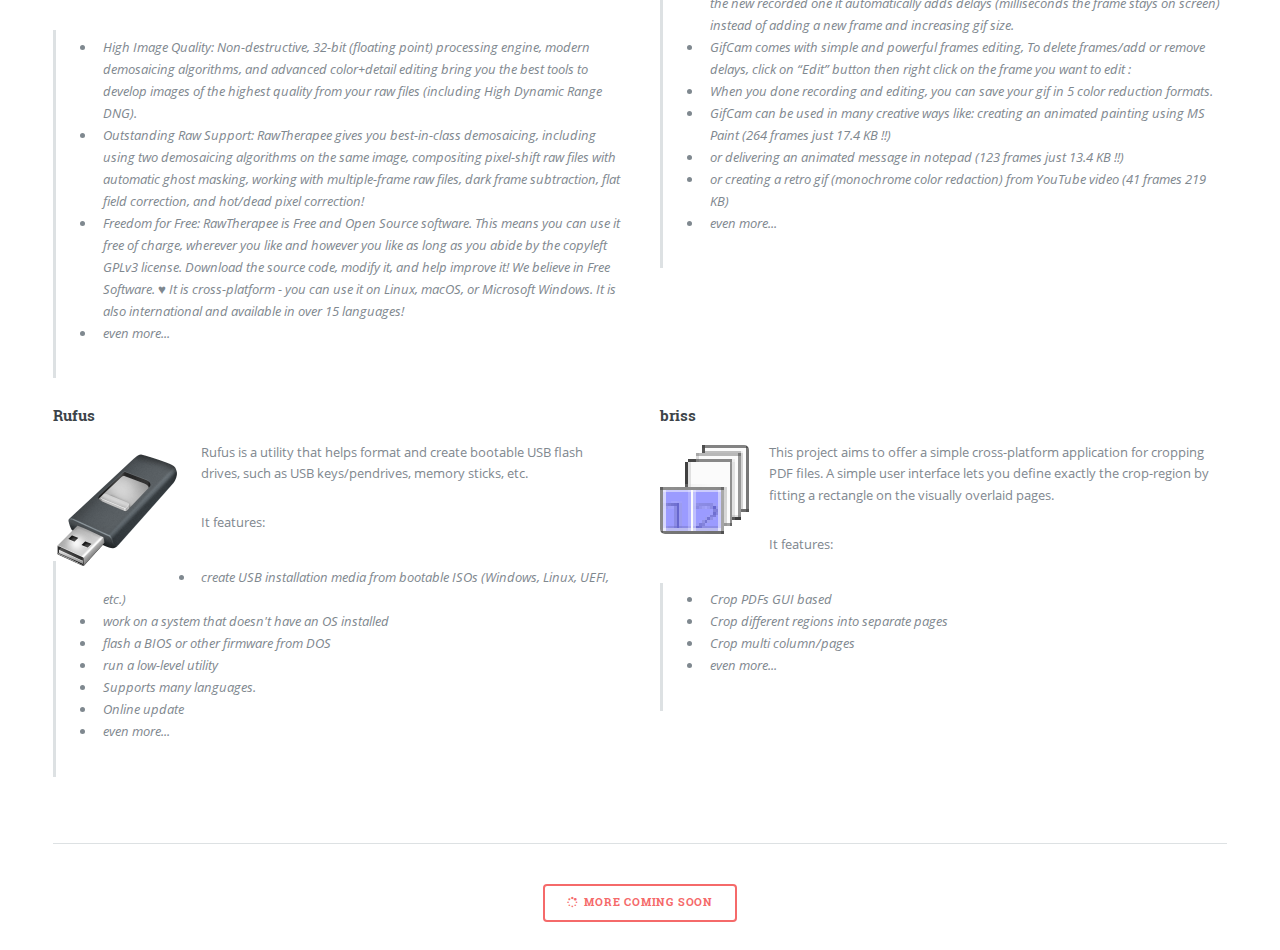
<file: MISC.html>
<!DOCTYPE HTML>
<!--
	Editorial by HTML5 UP
	html5up.net | @ajlkn
	Free for personal and commercial use under the CCA 3.0 license (html5up.net/license)
-->
<!--
	This website template was download from HTML5 UP.
	I did some modifications, for say, now the fonts are all load from local
	Maybe later I will remake this website using new framework, like foundation, uve
	Cause my major is IC design, so I don't have much time spending on front stuff
	But be sure to check out the 'HTML5 UP', the author is really a nice guy!
-->
<html>
	<head>
		<title>E.T.R.A</title>
		<meta charset="utf-8" />
		<meta name="viewport" content="width=device-width, initial-scale=1, user-scalable=no" />
		<link rel="stylesheet" href="assets/css/main.css" />
		<link rel="shortcut icon" type="image/x-icon" href="images/drawing.png" />
	</head>
	<body class="is-preload">

		<!-- Wrapper -->
			<div id="wrapper">

				<!-- Main -->
					<div id="main">
						<div class="inner">

							<!-- Header -->
								<header id="header">
									<a href="index.html" class="logo"><strong>Editorial</strong> by HTML5 UP</a>
									<ul class="icons">
										<li><a href="https://github.com/EETRAA" class="icon fa-github"><span class="label">github</span></a></li>
										<li><a href="https://twitter.com/E_T_R_A" class="icon fa-twitter"><span class="label">twitter</span></a></li>
										<!--
										<li><a href="#" class="icon fa-wechat"><span class="label">wechat</span></a></li>
										-->
										<li><a href="https://weibo.com/u/6299495002" class="icon fa-weibo"><span class="label">weibo</span></a></li>
									</ul>
								</header>
							<!-- Content -->
								<section>
									<header class="main">
										<h1>MISC</h1>
									</header>
									<span class="image main"><img src="images/stuff.jpg" alt="" /></span>
									<!-- Content -->
									<h2 id="content">My little secret recipe</h2>
									<p>When I encounter with something that is very interesting, I definitely will google it, dig deeper to see its nature. That's how I met with blender, gimp, inkscape, photoshop, lightroom, linux OS, macOS, unity3D, notepad++, etc. When I setep back and take a look at the whole picture, there is no doubt that they are all productivity softwares &#x1F926;&#x200D;&#x2642;&#xFE0F;.</p>
									<p>So, let's make a catalog! Shall we? This catalog is consists of three parts.</p>
								<!-- Break -->
									<div class = "row">
										<div class="col-4 col-12-medium">
											<h3>Software recommendations</h3>
											<span class="image fit"><img src="images/software_recommendations.jpg" alt="" /></span>
											<p>Years of collections, nice gadgets.</p>
										</div>
										<div class="col-4 col-12-medium">
											<h3>Useful website</h3>
											<span class="image fit"><img src="images/website.jpg" alt="" /></span>
											<p>Put this in your bookmarks.</p>
										</div>
										<div class="col-4 col-12-medium">
											<h3>Lifehack</h3>
											<span class="image fit"><img src="images/lifehack.jpg" alt="" /></span>										
											<p>Get rid of the parts holding you back.</p>
										</div>
									</div>
									<hr class = "major" />
									
									<h2 id="elements">Software recommendations</h2>
									<div class="row gtr-200">
										<div class = "col-6 col-12-medium">
											<h4>Notepad++</h4>
											
											<p><span class="image left"><img src="images/Notepad++_Logo.png" alt="" /></span>Notepad++ is an open source text editor running in Windows environment.<br />
											</p>
											<p>It features:
											<blockquote>
											<ul>
												<li>Syntax Highlighting and Syntax Folding.</li>
												<li>User Defined Syntax Highlighting and Folding: screenshot 1, screenshot 2, screenshot 3 and screenshot 4.</li>
												<li>PCRE (Perl Compatible Regular Expression) Search/Replace.</li>
												<li>GUI entirely customizable: minimalist, tab with close button, multi-line tab, vertical tab and vertical document list.</li>
												<li>Auto-completion: Word completion, Function completion and  Function parameters hint.</li>
												<li>Tons of handy plugins.</li>
												<li>Macro recording and playback.</li>
												<li>even more...</li>
											</ul>											
											</blockquote>
											</p>
				
										</div>
										<div class = "col-6 col-12-medium">
											<h4>Blender</h4>
											
											<p><span class="image left"><img src="images/Logo_Blender.svg" alt="" /></span>Blender is more than just an open source 3D creation suite. It can be used to create 3/2D animation, or even to film an entire movie. And it has a tiny size: installer is less than 100MB.</p>
											<p>It features:
											<blockquote>
											<ul>
												<li>Blender has a revamped user interface. Tools, gizmos and a more consistent layout to make it easier to discover and use Blender's many features.</li>
												<li>EEVEE is a new physically based realtime renderer. It accelerates the process of 3D rendering.</li>
												<li>Nowadays, blender has a new, modern 3D viewpor.</li>
												<li>2D animation. Blender's 2D drawing capabilities have been greatly improved.</li>
												<li>even more...</li>
											</ul>											
											</blockquote>
											</p>
										</div>
										<div class = "col-6 col-12-medium">
											<h4>Gimp</h4>
											
											<p><span class="image left"><img src="images/gimp.png" alt="" /></span>Gimp is the free open source image editor available for macOS, windows, Linux.</p>
											<p>It features:
											<blockquote>
											<ul>
												<li>Customizable Interface. Every field worker can find his/her the most satisfied layout of the panels of tools.</li>
												<li>Numerous digital photo imperfections can be easily compensated for using GIMP.</li>
												<li>GIMP is ideal for advanced photo retouching techniques. Get rid of unneeded details using the clone tool, or touch up minor details easily with the new healing tool.</li>
												<li>The file format support ranges from the common likes of JPEG (JFIF), GIF, PNG, TIFF to special use formats such as the multi-resolution and multi-color-depth Windows icon files.</li>
												<li>even more...</li>
											</ul>											
											</blockquote>
											</p>
										</div>
										<div class = "col-6 col-12-medium">
											<h4>Krita</h4>
											
											<p><span class="image left"><img src="images/krita.svg" alt="" /></span>Krita is an alternative to Gimp. The former focus more on painting with digital tablet.</p>
											<p>It features:
											<blockquote>
											<ul>
												<li>An intuitive user interface that stays out of your way. The dockers and panels can be moved and customized for your specific workflow.</li>
												<li>Have a shaky hand? Add a stabilizer to your brush to smoothen it out.</li>
												<li>Krita has the Pop-up palette. Quickly pick your color and brush by right-clicking on the canvas.</li>
												<li>You can customize your brushes with over 9 unique brush engines.</li>
												<li>even more...</li>
											</ul>											
											</blockquote>
											</p>
										</div>
										<div class = "col-6 col-12-medium">
											<h4>MPC-HC</h4>
											
											<p><span class="image left"><img src="images/mpc-hc.png" alt="" /></span>MPC-HC is an light-weight media player for Windows. It is available for all common video or audio file formats.</p>
											<p>It features:
											<blockquote>
											<ul>
												<li>Lightweight. Watch movies on any SSE2 CPU, even on your old computer back from 2000.nd? Add a stabilizer to your brush to smoothen it out.</li>
												<li>Customizable. With its wide array of options, MPC-HC can be customized to fit almost any needs.</li>
												<li>All around player. MPC-HC can also be used as DVB player.</li>
												<li>even more...</li>
											</ul>											
											</blockquote>
											</p>
										</div>
										<div class = "col-6 col-12-medium">
											<h4>SumatraPDF</h4>
											
											<p><span class="image left"><img src="images/sumatrapdf.svg" alt="" /></span>What can you do with c programming language? A PDF reader? Nope, the SumatraPDF reader support even more file formats.</p>
											<p>It features:
											<blockquote>
											<ul>
												<li>Supports PDF, eBook (ePub, Mobi), XPS, DjVu, CHM, Comic Book (CBZ and CBR) file formats.</li>
												<li>Powerful, small, portable and starts up very fast.</li>
												<li>Simplicity of the user interface has a high priority.</li>
												<li>Supports many languages.</li>
												<li>Free and open source.</li>
												<li>even more...</li>
											</ul>											
											</blockquote>
											</p>
										</div>
										<div class = "col-6 col-12-medium">
											<h4>Audacity</h4>
											
											<p><span class="image left"><img src="images/audacity.png" alt="" /></span>Audacity is an easy-to-use, multi-track audio editor and recorder for Windows, Mac OS X, GNU/Linux and other operating systems.					Developed by a group of volunteers as open source.--audacityteam.org</p>
											<p>It features:
											<blockquote>
											<ul>
												<li>Recording:
													Audacity can record live audio through a microphone or mixer, or digitize recordings from other media.</li>
												<li>Export / Import:
													Import, edit, and combine sound files. Export your recordings in many different file formats, including multiple files at once.</li>
												<li>Sound Quality:
													Supports 16-bit, 24-bit and 32-bit. Sample rates and formats are converted using high-quality resampling and dithering.</li>
												<li>Plugins:
													Support for LADSPA, LV2, Nyquist, VST and Audio Unit effect plug-ins. Nyquist effects can be easily modified in a text editor – or you can even write your own plug-in.</li>
												<li>Analysis:
														Spectrogram view mode for visualizing and selecting frequencies. Plot Spectrum window for detailed frequency analysis.</li>
												<li>Effects:
															Real-time preview of LADSPA, LV2, VST and Audio Unit (macOS) effects. Plug-in Manager handles plug-in installation and addition/removal of effects and generators from the menus.</li>
												<li>even more...</li>
											</ul>											
											</blockquote>
											</p>
										</div>
										<div class = "col-6 col-12-medium">
											<h4>DarkAudacity</h4>
											
											<p><span class="image left"><img src="images/dark_audacity.png" alt="" /></span>A free sound editor, DarkAudacity is the well known Audacity sound editor now with a darker more modern theme - and a few small tweaks. The audio engine underneath is the same audio engine. The same code powers it. --darkaudacity.com
											The main author wants to provide a different version of Audacity® based on the feedback received from users and a personal view. --fosshub.com</p>
											<p>It features:
											<blockquote>
											<ul>
												<li>The menus have been rearranged, but the functions you need are still there.</li>
												<li>The Sync-Lock button has gone. Use Time-Lock from the Tracks menu instead.</li>
												<li>Recording adds to the end of your track, unless you hold shift down when you click 'Record', in which case it adds below.</li>
												<li>You won't get 'stuck in pause' now. Many items that were previously forbidden in pause are now allowed, and end pause when you click them.</li>
												<li>Some toolbars are hidden by default. If you want them you need to use View->Toolbars to enable them.</li>
												<li>even more...</li>
											</ul>											
											</blockquote>
											</p>
										</div>
										<div class = "col-6 col-12-medium">
											<h4>foobar2000</h4>
											
											<p><span class="image left"><img src="images/foobarlogo.png" alt="" /></span>foobar2000 is an advanced freeware audio player for the Windows platform.--foobar2000.org
												Main features:Supported audio formats: MP3, MP4, AAC, CD Audio, WMA, Vorbis, Opus, FLAC, WavPack, WAV, AIFF, Musepack, Speex, AU, SND... and more with additional components.
												Gapless playback.
												Easily customizable user interface layout.
												Advanced tagging capabilities.
												Support for ripping Audio CDs as well as transcoding all supported audio formats using the Converter component.
												Full ReplayGain support.
												Customizable keyboard shortcuts.
												Open component architecture allowing third-party developers to extend functionality of the player.--foobar2000.org</p>
											<p>It features:
											<blockquote>
											<ul>
												<li>Supported audio formats: MP3, MP4, AAC, CD Audio, WMA, Vorbis, Opus, FLAC, WavPack, WAV, AIFF, Musepack, Speex, AU, SND... and more with additional components.</li>
												<li>Gapless playback.</li>
												<li>Easily customizable user interface layout.</li>
												<li>Advanced tagging capabilities.</li>
												<li>even more...</li>
											</ul>											
											</blockquote>
											</p>
										</div>
										<div class = "col-6 col-12-medium">
											<h4>Avidemux</h4>
											
											<p><span class="image left"><img src="images/Avidemux.png" alt="" /></span>Avidemux is a free video editor designed for simple cutting, filtering and encoding tasks. It supports many file types, including AVI, DVD compatible MPEG files, MP4 and ASF, using a variety of codecs. Tasks can be automated using projects, job queue and powerful scripting capabilities.
											Avidemux is available for Linux, BSD, Mac OS X and Microsoft Windows under the GNU GPL license. The program was written from scratch by Mean, but code from other people and projects has been used as well. Patches, translations and even bug reports are always welcome.--avidemux.org</p>
											<p>It features:
											<blockquote>
											<ul>
												<li>Detect and warn when cut points in H.264 video streams may result in playback issues despite being on keyframes</li>
												<li>Audio:Support WMAPRO audio codec for decoding</li>
												<li>FFmpeg:Update to the 4.1.4 release</li>
												<li>even more...</li>
											</ul>											
											</blockquote>
											</p>
										</div>
										<div class = "col-6 col-12-medium">
											<h4>OpenShot</h4>
											
											<p><span class="image left"><img src="images/logo.png" alt="" /></span>Award-winning open-source video editing software.
												An easy to use, quick to learn, and surprisingly powerful video editor.--openshot.org</p>
											<p>It features:
											<blockquote>
											<ul>

												<li>Cross-Platform:
												OpenShot is a cross-platform video editor, with support for Linux, Mac, and Windows. Get started and download our installer today.</li>
												<li>
												Trim & Slice:
												Quickly trim down your videos, and find those perfect moments. OpenShot has many easy ways to cut your video.</li>
												<li>
												Animation & Keyframes:
												Using our powerful animation framework, you can fade, slide, bounce, and animate anything in your video project.</li>
												<li>even more...</li>
											</ul>											
											</blockquote>
											</p>
										</div>
										<div class = "col-6 col-12-medium">
											<h4>digiKam</h4>
											
											<p><span class="image left"><img src="images/digikam_oxygen.svg" alt="" /></span>Professional Photo Management with the Power of Open Source.
												DigiKam is an advanced open-source digital photo management application that runs on Linux, Windows, and MacOS. The application provides a comprehensive set of tools for importing, managing, editing, and sharing photos and raw files.--digikam.org</p>
											<p>It features:
											<blockquote>
											<ul>
												<li>digiKam organizes photos, raw files, and videos into albums. But the application also features powerful tagging tools that allow you to assign tags, ratings, and labels to photos and raw files. You can then use filtering functionality to quickly find items that match specific criteria.</li>
												<li>The application provides a comprehensive set of editing tools. This includes basic tools for adjusting colors, cropping, and sharpening as well as advanced tools for, curves adjustment, panorama stitching, and much more. A special tool based on Lensfun library permit to apply lens corrections automatically on images.</li>
												<li>even more...</li>
											</ul>											
											</blockquote>
											</p>
										</div>
										<div class = "col-6 col-12-medium">
											<h4>RawTherapee</h4>
											
											<p><span class="image left"><img src="images/rt.svg" alt="" /></span>RawTherapee is a powerful, cross-platform raw photo processing system, released as Free Software (GPLv3). It is designed for developing raw files from a broad range of digital cameras and targeted at users ranging from enthusiast newcomers who wish to broaden their understanding of how digital imaging works to professional photographers.

											RawTherapee provides a powerful suite of tools for you to produce amazing photos and showcase your creativity.</p>
											<p>It features:
											<blockquote>
											<ul>
												<li>High Image Quality:
													Non-destructive, 32-bit (floating point) processing engine, modern demosaicing algorithms, and advanced color+detail editing bring you the best tools to develop images of the highest quality from your raw files (including High Dynamic Range DNG).</li>
												<li>Outstanding Raw Support:
													RawTherapee gives you best-in-class demosaicing, including using two demosaicing algorithms on the same image, compositing pixel-shift raw files with automatic ghost masking, working with multiple-frame raw files, dark frame subtraction, flat field correction, and hot/dead pixel correction!</li>
												<li>Freedom for Free:
													RawTherapee is Free and Open Source software. This means you can use it free of charge, wherever you like and however you like as long as you abide by the copyleft GPLv3 license. Download the source code, modify it, and help improve it! We believe in Free Software. ♥
													
													It is cross-platform - you can use it on Linux, macOS, or Microsoft Windows. It is also international and available in over 15 languages!</li>
												<li>even more...</li>
											</ul>											
											</blockquote>
											</p>
										</div>
										<div class = "col-6 col-12-medium">
											<h4>GifCam</h4>
											
											<p><span class="image left"><img src="images/gifcam.png" alt="" /></span>GifCam is easy and fun animated gif making app.GifCam has a nice idea where the app works like a camera that stays on top of all windows so you can move it and resize it to record your desired area.</p>
											<p>It features:
											<blockquote>
											<ul>
												<li>GifCam is practical
													While recording whenever GifCam finds the previous frame is same as the new recorded one it automatically adds delays (milliseconds the frame stays on screen) instead of adding a new frame and increasing gif size.</li>
												<li>GifCam comes with simple and powerful frames editing,
													To delete frames/add or remove delays, click on “Edit” button then right click on the frame you want to edit :</li>
												<li>When you done recording and editing,
													you can save your gif in 5 color reduction formats.</li>
												<li>GifCam can be used in many creative ways like:
													creating an animated painting using  MS Paint (264 frames just 17.4 KB !!)
													
													</li>
												<li>or delivering an animated message in notepad  (123 frames just 13.4 KB !!)</li>
												<li>or creating a retro gif (monochrome color redaction) from YouTube video (41 frames 219 KB)</li>
												<li>even more...</li>
											</ul>											
											</blockquote>
											</p>
										</div>
										<div class = "col-6 col-12-medium">
											<h4>Rufus</h4>
											
											<p><span class="image left"><img src="images/rufus.png" alt="" /></span>Rufus is a utility that helps format and create bootable USB flash drives, such as USB keys/pendrives, memory sticks, etc.</p>
											<p>It features:
											<blockquote>
											<ul>
												<li> create USB installation media from bootable ISOs (Windows, Linux, UEFI, etc.)</li>
												<li>work on a system that doesn't have an OS installed</li>
												<li>flash a BIOS or other firmware from DOS</li>
												<li>run a low-level utility</li>
												<li>Supports many languages.</li>
												<li>Online update</li>
												<li>even more...</li>
											</ul>											
											</blockquote>
											</p>
										</div>
										<div class = "col-6 col-12-medium">
											<h4>briss</h4>
											
											<p><span class="image left"><img src="images/Briss.bmp" alt="" /></span>This project aims to offer a simple cross-platform application for cropping PDF files. A simple user interface lets you define exactly the crop-region by fitting a rectangle on the visually overlaid pages.</p>
											<p>It features:
											<blockquote>
											<ul>
												<li>Crop PDFs GUI based</li>
												<li>Crop different regions into separate pages</li>
												<li>Crop multi column/pages</li>
												<li>even more...</li>
											</ul>											
											</blockquote>
											</p>
										</div>
										
									</div>									
									<hr class = "major" /><!--software section stops here-->
									<div align = "middle">
									<a class = "button icon fa-spinner">More coming soon</a>
									</div>

								</section>

						</div>
					</div>

				<!-- Sidebar -->
					<div id="sidebar">
						<div class="inner">

							<!-- Search -->
								<section id="search" class="alt">
									<form method="post" action="#">
										<input type="text" name="query" id="query" placeholder="Search" />
									</form>
								</section>

							<!-- Menu -->
								<nav id="menu">
									<header class="major">
										<h2>Menu</h2>
									</header>
									<ul>
										<li><a href="index.html">Homepage</a></li>
										<!--
										<li><a href="elements.html">Elements</a></li>
										-->
										<li>
											<span class="opener">All Projects</span>
											<ul>
												<li><a href="#">Hardware</a></li>
												<li><a href="#">Software</a></li>
												<li><a href="#">Language</a></li>
												<li><a href="MISC.html">Misc</a></li>
											</ul>
										</li>
										<!--
										<li><a href="#">Amet Lacinia</a></li>
										-->
									</ul>
								</nav>

							<!-- Section -->
								<section>
									<header class="major">
										<h2>Pinned proects</h2>
									</header>
									<div class="mini-posts">
										<article>
											<a href="#" class="image"><img src="images/hardware.jpg" alt="" /></a>
											<p>Curcuit-level formating tool</p>
										</article>
										<article>
											<a href="IM_app.html" class="image"><img src="images/IM.jpg" alt="" /></a>
											<p>IM app without network connection</p>
										</article>
										<article>
											<a href="#" class="image"><img src="images/language.jpg" alt="" /></a>
											<p>Fun facts about English</p>
										</article>
										<article>
											<a href="#" class="image"><img src="images/cheatsheet.jpg" alt="" /></a>
											<p>Cheatsheet</p>
										</article>
									</div>
									<ul class="actions">
										<li><a href="#" class="button">More</a></li>
									</ul>
								</section>

							<!-- Section -->
								<section>
									<header class="major">
										<h2>Get in touch</h2>
									</header>
									<p>Contact me, my friends. And stay cheeki breeki !</p>
									<ul class="contact">
										<li class="fa-envelope">2677244726@qq.com</li>
										<!--
										<li class="fa-phone">(000) 000-0000</li>
										-->
										<li class="fa-home">XUPT<br />Xi'an, Shaanxi, China
										</li>
										<li class="fa-github"><a href="https://github.com/EETRAA">@EETRAA</a></li>
										<li class="fa-twitter"><a href="https://twitter.com/E_T_R_A">@E_T_R_A</a></li>
										<li class="fa-weibo"><a href="https://weibo.com/u/6299495002">@EETRAA</a></li>
									</ul>
								</section>

							<!-- Footer -->
								<footer id="footer">
								<p class="copyright">
								<!--
									&copy; Untitled. All rights reserved. 
								-->Design: <a href="https://html5up.net">HTML5 UP</a>.<br />Demo Images: <a href="https://unsplash.com">Unsplash</a>.<br />Modified: <a href = "https://github.com/EoLzyKoXsefASsicm">E.T.R.A</a>.</p>
								</footer>

						</div>
					</div>

			</div>

		<!-- Scripts -->
			<script src="assets/js/jquery.min.js"></script>
			<script src="assets/js/browser.min.js"></script>
			<script src="assets/js/breakpoints.min.js"></script>
			<script src="assets/js/util.js"></script>
			<script src="assets/js/main.js"></script>

	</body>
</html>
</file>
<file: assets/css/main.css>
@import url(font-awesome.min.css);
@import url(googlecss.css);

/*
	Editorial by HTML5 UP
	html5up.net | @ajlkn
	Free for personal and commercial use under the CCA 3.0 license (html5up.net/license)
*/

html, body, div, span, applet, object,
iframe, h1, h2, h3, h4, h5, h6, p, blockquote,
pre, a, abbr, acronym, address, big, cite,
code, del, dfn, em, img, ins, kbd, q, s, samp,
small, strike, strong, sub, sup, tt, var, b,
u, i, center, dl, dt, dd, ol, ul, li, fieldset,
form, label, legend, table, caption, tbody,
tfoot, thead, tr, th, td, article, aside,
canvas, details, embed, figure, figcaption,
footer, header, hgroup, menu, nav, output, ruby,
section, summary, time, mark, audio, video {
	margin: 0;
	padding: 0;
	border: 0;
	font-size: 100%;
	font: inherit;
	vertical-align: baseline;}

article, aside, details, figcaption, figure,
footer, header, hgroup, menu, nav, section {
	display: block;}

body {
	line-height: 1;
}

ol, ul {
	list-style: none;
}

blockquote, q {
	quotes: none;
}

	blockquote:before, blockquote:after, q:before, q:after {
		content: '';
		content: none;
	}

table {
	border-collapse: collapse;
	border-spacing: 0;
}

body {
	-webkit-text-size-adjust: none;
}

mark {
	background-color: transparent;
	color: inherit;
}

input::-moz-focus-inner {
	border: 0;
	padding: 0;
}

input, select, textarea {
	-moz-appearance: none;
	-webkit-appearance: none;
	-ms-appearance: none;
	appearance: none;
}

/* Basic */

	@-ms-viewport {
		width: device-width;
	}

	body {
		-ms-overflow-style: scrollbar;
	}

	@media screen and (max-width: 480px) {

		html, body {
			min-width: 320px;
		}

	}

	html {
		box-sizing: border-box;
	}

	*, *:before, *:after {
		box-sizing: inherit;
	}

	body {
		background: #ffffff;
	}

		body.is-preload *, body.is-preload *:before, body.is-preload *:after, body.is-resizing *, body.is-resizing *:before, body.is-resizing *:after {
			-moz-animation: none !important;
			-webkit-animation: none !important;
			-ms-animation: none !important;
			animation: none !important;
			-moz-transition: none !important;
			-webkit-transition: none !important;
			-ms-transition: none !important;
			transition: none !important;
		}

/* Type */

	body, input, select, textarea {
		color: #7f888f;
		font-family: "Open Sans", sans-serif;
		font-size: 13pt;
		font-weight: 400;
		line-height: 1.65;
	}

		@media screen and (max-width: 1680px) {

			body, input, select, textarea {
				font-size: 11pt;
			}

		}

		@media screen and (max-width: 1280px) {

			body, input, select, textarea {
				font-size: 10pt;
			}

		}

		@media screen and (max-width: 360px) {

			body, input, select, textarea {
				font-size: 9pt;
			}

		}

	a {
		-moz-transition: color 0.2s ease-in-out, border-bottom-color 0.2s ease-in-out;
		-webkit-transition: color 0.2s ease-in-out, border-bottom-color 0.2s ease-in-out;
		-ms-transition: color 0.2s ease-in-out, border-bottom-color 0.2s ease-in-out;
		transition: color 0.2s ease-in-out, border-bottom-color 0.2s ease-in-out;
		border-bottom: dotted 1px;
		color: #f56a6a;
		text-decoration: none;
	}

		a:hover {
			border-bottom-color: #f56a6a;
			color: #f56a6a !important;
		}

			a:hover strong {
				color: inherit;
			}

	strong, b {
		color: #3d4449;
		font-weight: 600;
	}

	em, i {
		font-style: italic;
	}

	p {
		margin: 0 0 2em 0;
	}

	h1, h2, h3, h4, h5, h6 {
		color: #3d4449;
		font-family: "Roboto Slab", serif;
		font-weight: 700;
		line-height: 1.5;
		margin: 0 0 1em 0;
	}

		h1 a, h2 a, h3 a, h4 a, h5 a, h6 a {
			color: inherit;
			text-decoration: none;
			border-bottom: 0;
		}

	h1 {
		font-size: 4em;
		margin: 0 0 0.5em 0;
		line-height: 1.3;
	}

	h2 {
		font-size: 1.75em;
	}

	h3 {
		font-size: 1.25em;
	}

	h4 {
		font-size: 1.1em;
	}

	h5 {
		font-size: 0.9em;
	}

	h6 {
		font-size: 0.7em;
	}

	@media screen and (max-width: 1680px) {

		h1 {
			font-size: 3.5em;
		}

	}

	@media screen and (max-width: 980px) {

		h1 {
			font-size: 3.25em;
		}

	}

	@media screen and (max-width: 736px) {

		h1 {
			font-size: 2em;
			line-height: 1.4;
		}

		h2 {
			font-size: 1.5em;
		}

	}

	sub {
		font-size: 0.8em;
		position: relative;
		top: 0.5em;
	}

	sup {
		font-size: 0.8em;
		position: relative;
		top: -0.5em;
	}

	blockquote {
		border-left: solid 3px rgba(210, 215, 217, 0.75);
		font-style: italic;
		margin: 0 0 2em 0;
		padding: 0.5em 0 0.5em 2em;
	}

	code {
		background: rgba(230, 235, 237, 0.25);
		border-radius: 0.375em;
		border: solid 1px rgba(210, 215, 217, 0.75);
		font-family: "Courier New", monospace;
		font-size: 0.9em;
		margin: 0 0.25em;
		padding: 0.25em 0.65em;
	}

	pre {
		-webkit-overflow-scrolling: touch;
		font-family: "Courier New", monospace;
		font-size: 0.9em;
		margin: 0 0 2em 0;
	}

		pre code {
			display: block;
			line-height: 1.75;
			padding: 1em 1.5em;
			overflow-x: auto;
		}

	hr {
		border: 0;
		border-bottom: solid 1px rgba(210, 215, 217, 0.75);
		margin: 2em 0;
	}

		hr.major {
			margin: 3em 0;
		}

	.align-left {
		text-align: left;
	}

	.align-center {
		text-align: center;
	}

	.align-right {
		text-align: right;
	}

/* Row */

	.row {
		display: flex;
		flex-wrap: wrap;
		box-sizing: border-box;
		align-items: stretch;
	}

		.row > * {
			box-sizing: border-box;
		}

		.row.gtr-uniform > * > :last-child {
			margin-bottom: 0;
		}

		.row.aln-left {
			justify-content: flex-start;
		}

		.row.aln-center {
			justify-content: center;
		}

		.row.aln-right {
			justify-content: flex-end;
		}

		.row.aln-top {
			align-items: flex-start;
		}

		.row.aln-middle {
			align-items: center;
		}

		.row.aln-bottom {
			align-items: flex-end;
		}

		.row > .imp {
			order: -1;
		}

		.row > .col-1 {
			width: 8.3333333333%;
		}

		.row > .off-1 {
			margin-left: 8.3333333333%;
		}

		.row > .col-2 {
			width: 16.6666666667%;
		}

		.row > .off-2 {
			margin-left: 16.6666666667%;
		}

		.row > .col-3 {
			width: 25%;
		}

		.row > .off-3 {
			margin-left: 25%;
		}

		.row > .col-4 {
			width: 33.3333333333%;
		}

		.row > .off-4 {
			margin-left: 33.3333333333%;
		}

		.row > .col-5 {
			width: 41.6666666667%;
		}

		.row > .off-5 {
			margin-left: 41.6666666667%;
		}

		.row > .col-6 {
			width: 50%;
		}

		.row > .off-6 {
			margin-left: 50%;
		}

		.row > .col-7 {
			width: 58.3333333333%;
		}

		.row > .off-7 {
			margin-left: 58.3333333333%;
		}

		.row > .col-8 {
			width: 66.6666666667%;
		}

		.row > .off-8 {
			margin-left: 66.6666666667%;
		}

		.row > .col-9 {
			width: 75%;
		}

		.row > .off-9 {
			margin-left: 75%;
		}

		.row > .col-10 {
			width: 83.3333333333%;
		}

		.row > .off-10 {
			margin-left: 83.3333333333%;
		}

		.row > .col-11 {
			width: 91.6666666667%;
		}

		.row > .off-11 {
			margin-left: 91.6666666667%;
		}

		.row > .col-12 {
			width: 100%;
		}

		.row > .off-12 {
			margin-left: 100%;
		}

		.row.gtr-0 {
			margin-top: 0;
			margin-left: 0em;
		}

			.row.gtr-0 > * {
				padding: 0 0 0 0em;
			}

			.row.gtr-0.gtr-uniform {
				margin-top: 0em;
			}

				.row.gtr-0.gtr-uniform > * {
					padding-top: 0em;
				}

		.row.gtr-25 {
			margin-top: 0;
			margin-left: -0.375em;
		}

			.row.gtr-25 > * {
				padding: 0 0 0 0.375em;
			}

			.row.gtr-25.gtr-uniform {
				margin-top: -0.375em;
			}

				.row.gtr-25.gtr-uniform > * {
					padding-top: 0.375em;
				}

		.row.gtr-50 {
			margin-top: 0;
			margin-left: -0.75em;
		}

			.row.gtr-50 > * {
				padding: 0 0 0 0.75em;
			}

			.row.gtr-50.gtr-uniform {
				margin-top: -0.75em;
			}

				.row.gtr-50.gtr-uniform > * {
					padding-top: 0.75em;
				}

		.row {
			margin-top: 0;
			margin-left: -1.5em;
		}

			.row > * {
				padding: 0 0 0 1.5em;
			}

			.row.gtr-uniform {
				margin-top: -1.5em;
			}

				.row.gtr-uniform > * {
					padding-top: 1.5em;
				}

		.row.gtr-150 {
			margin-top: 0;
			margin-left: -2.25em;
		}

			.row.gtr-150 > * {
				padding: 0 0 0 2.25em;
			}

			.row.gtr-150.gtr-uniform {
				margin-top: -2.25em;
			}

				.row.gtr-150.gtr-uniform > * {
					padding-top: 2.25em;
				}

		.row.gtr-200 {
			margin-top: 0;
			margin-left: -3em;
		}

			.row.gtr-200 > * {
				padding: 0 0 0 3em;
			}

			.row.gtr-200.gtr-uniform {
				margin-top: -3em;
			}

				.row.gtr-200.gtr-uniform > * {
					padding-top: 3em;
				}

		@media screen and (max-width: 1680px) {

			.row {
				display: flex;
				flex-wrap: wrap;
				box-sizing: border-box;
				align-items: stretch;
			}

				.row > * {
					box-sizing: border-box;
				}

				.row.gtr-uniform > * > :last-child {
					margin-bottom: 0;
				}

				.row.aln-left {
					justify-content: flex-start;
				}

				.row.aln-center {
					justify-content: center;
				}

				.row.aln-right {
					justify-content: flex-end;
				}

				.row.aln-top {
					align-items: flex-start;
				}

				.row.aln-middle {
					align-items: center;
				}

				.row.aln-bottom {
					align-items: flex-end;
				}

				.row > .imp-xlarge {
					order: -1;
				}

				.row > .col-1-xlarge {
					width: 8.3333333333%;
				}

				.row > .off-1-xlarge {
					margin-left: 8.3333333333%;
				}

				.row > .col-2-xlarge {
					width: 16.6666666667%;
				}

				.row > .off-2-xlarge {
					margin-left: 16.6666666667%;
				}

				.row > .col-3-xlarge {
					width: 25%;
				}

				.row > .off-3-xlarge {
					margin-left: 25%;
				}

				.row > .col-4-xlarge {
					width: 33.3333333333%;
				}

				.row > .off-4-xlarge {
					margin-left: 33.3333333333%;
				}

				.row > .col-5-xlarge {
					width: 41.6666666667%;
				}

				.row > .off-5-xlarge {
					margin-left: 41.6666666667%;
				}

				.row > .col-6-xlarge {
					width: 50%;
				}

				.row > .off-6-xlarge {
					margin-left: 50%;
				}

				.row > .col-7-xlarge {
					width: 58.3333333333%;
				}

				.row > .off-7-xlarge {
					margin-left: 58.3333333333%;
				}

				.row > .col-8-xlarge {
					width: 66.6666666667%;
				}

				.row > .off-8-xlarge {
					margin-left: 66.6666666667%;
				}

				.row > .col-9-xlarge {
					width: 75%;
				}

				.row > .off-9-xlarge {
					margin-left: 75%;
				}

				.row > .col-10-xlarge {
					width: 83.3333333333%;
				}

				.row > .off-10-xlarge {
					margin-left: 83.3333333333%;
				}

				.row > .col-11-xlarge {
					width: 91.6666666667%;
				}

				.row > .off-11-xlarge {
					margin-left: 91.6666666667%;
				}

				.row > .col-12-xlarge {
					width: 100%;
				}

				.row > .off-12-xlarge {
					margin-left: 100%;
				}

				.row.gtr-0 {
					margin-top: 0;
					margin-left: 0em;
				}

					.row.gtr-0 > * {
						padding: 0 0 0 0em;
					}

					.row.gtr-0.gtr-uniform {
						margin-top: 0em;
					}

						.row.gtr-0.gtr-uniform > * {
							padding-top: 0em;
						}

				.row.gtr-25 {
					margin-top: 0;
					margin-left: -0.375em;
				}

					.row.gtr-25 > * {
						padding: 0 0 0 0.375em;
					}

					.row.gtr-25.gtr-uniform {
						margin-top: -0.375em;
					}

						.row.gtr-25.gtr-uniform > * {
							padding-top: 0.375em;
						}

				.row.gtr-50 {
					margin-top: 0;
					margin-left: -0.75em;
				}

					.row.gtr-50 > * {
						padding: 0 0 0 0.75em;
					}

					.row.gtr-50.gtr-uniform {
						margin-top: -0.75em;
					}

						.row.gtr-50.gtr-uniform > * {
							padding-top: 0.75em;
						}

				.row {
					margin-top: 0;
					margin-left: -1.5em;
				}

					.row > * {
						padding: 0 0 0 1.5em;
					}

					.row.gtr-uniform {
						margin-top: -1.5em;
					}

						.row.gtr-uniform > * {
							padding-top: 1.5em;
						}

				.row.gtr-150 {
					margin-top: 0;
					margin-left: -2.25em;
				}

					.row.gtr-150 > * {
						padding: 0 0 0 2.25em;
					}

					.row.gtr-150.gtr-uniform {
						margin-top: -2.25em;
					}

						.row.gtr-150.gtr-uniform > * {
							padding-top: 2.25em;
						}

				.row.gtr-200 {
					margin-top: 0;
					margin-left: -3em;
				}

					.row.gtr-200 > * {
						padding: 0 0 0 3em;
					}

					.row.gtr-200.gtr-uniform {
						margin-top: -3em;
					}

						.row.gtr-200.gtr-uniform > * {
							padding-top: 3em;
						}

		}

		@media screen and (max-width: 1280px) {

			.row {
				display: flex;
				flex-wrap: wrap;
				box-sizing: border-box;
				align-items: stretch;
			}

				.row > * {
					box-sizing: border-box;
				}

				.row.gtr-uniform > * > :last-child {
					margin-bottom: 0;
				}

				.row.aln-left {
					justify-content: flex-start;
				}

				.row.aln-center {
					justify-content: center;
				}

				.row.aln-right {
					justify-content: flex-end;
				}

				.row.aln-top {
					align-items: flex-start;
				}

				.row.aln-middle {
					align-items: center;
				}

				.row.aln-bottom {
					align-items: flex-end;
				}

				.row > .imp-large {
					order: -1;
				}

				.row > .col-1-large {
					width: 8.3333333333%;
				}

				.row > .off-1-large {
					margin-left: 8.3333333333%;
				}

				.row > .col-2-large {
					width: 16.6666666667%;
				}

				.row > .off-2-large {
					margin-left: 16.6666666667%;
				}

				.row > .col-3-large {
					width: 25%;
				}

				.row > .off-3-large {
					margin-left: 25%;
				}

				.row > .col-4-large {
					width: 33.3333333333%;
				}

				.row > .off-4-large {
					margin-left: 33.3333333333%;
				}

				.row > .col-5-large {
					width: 41.6666666667%;
				}

				.row > .off-5-large {
					margin-left: 41.6666666667%;
				}

				.row > .col-6-large {
					width: 50%;
				}

				.row > .off-6-large {
					margin-left: 50%;
				}

				.row > .col-7-large {
					width: 58.3333333333%;
				}

				.row > .off-7-large {
					margin-left: 58.3333333333%;
				}

				.row > .col-8-large {
					width: 66.6666666667%;
				}

				.row > .off-8-large {
					margin-left: 66.6666666667%;
				}

				.row > .col-9-large {
					width: 75%;
				}

				.row > .off-9-large {
					margin-left: 75%;
				}

				.row > .col-10-large {
					width: 83.3333333333%;
				}

				.row > .off-10-large {
					margin-left: 83.3333333333%;
				}

				.row > .col-11-large {
					width: 91.6666666667%;
				}

				.row > .off-11-large {
					margin-left: 91.6666666667%;
				}

				.row > .col-12-large {
					width: 100%;
				}

				.row > .off-12-large {
					margin-left: 100%;
				}

				.row.gtr-0 {
					margin-top: 0;
					margin-left: 0em;
				}

					.row.gtr-0 > * {
						padding: 0 0 0 0em;
					}

					.row.gtr-0.gtr-uniform {
						margin-top: 0em;
					}

						.row.gtr-0.gtr-uniform > * {
							padding-top: 0em;
						}

				.row.gtr-25 {
					margin-top: 0;
					margin-left: -0.375em;
				}

					.row.gtr-25 > * {
						padding: 0 0 0 0.375em;
					}

					.row.gtr-25.gtr-uniform {
						margin-top: -0.375em;
					}

						.row.gtr-25.gtr-uniform > * {
							padding-top: 0.375em;
						}

				.row.gtr-50 {
					margin-top: 0;
					margin-left: -0.75em;
				}

					.row.gtr-50 > * {
						padding: 0 0 0 0.75em;
					}

					.row.gtr-50.gtr-uniform {
						margin-top: -0.75em;
					}

						.row.gtr-50.gtr-uniform > * {
							padding-top: 0.75em;
						}

				.row {
					margin-top: 0;
					margin-left: -1.5em;
				}

					.row > * {
						padding: 0 0 0 1.5em;
					}

					.row.gtr-uniform {
						margin-top: -1.5em;
					}

						.row.gtr-uniform > * {
							padding-top: 1.5em;
						}

				.row.gtr-150 {
					margin-top: 0;
					margin-left: -2.25em;
				}

					.row.gtr-150 > * {
						padding: 0 0 0 2.25em;
					}

					.row.gtr-150.gtr-uniform {
						margin-top: -2.25em;
					}

						.row.gtr-150.gtr-uniform > * {
							padding-top: 2.25em;
						}

				.row.gtr-200 {
					margin-top: 0;
					margin-left: -3em;
				}

					.row.gtr-200 > * {
						padding: 0 0 0 3em;
					}

					.row.gtr-200.gtr-uniform {
						margin-top: -3em;
					}

						.row.gtr-200.gtr-uniform > * {
							padding-top: 3em;
						}

		}

		@media screen and (max-width: 980px) {

			.row {
				display: flex;
				flex-wrap: wrap;
				box-sizing: border-box;
				align-items: stretch;
			}

				.row > * {
					box-sizing: border-box;
				}

				.row.gtr-uniform > * > :last-child {
					margin-bottom: 0;
				}

				.row.aln-left {
					justify-content: flex-start;
				}

				.row.aln-center {
					justify-content: center;
				}

				.row.aln-right {
					justify-content: flex-end;
				}

				.row.aln-top {
					align-items: flex-start;
				}

				.row.aln-middle {
					align-items: center;
				}

				.row.aln-bottom {
					align-items: flex-end;
				}

				.row > .imp-medium {
					order: -1;
				}

				.row > .col-1-medium {
					width: 8.3333333333%;
				}

				.row > .off-1-medium {
					margin-left: 8.3333333333%;
				}

				.row > .col-2-medium {
					width: 16.6666666667%;
				}

				.row > .off-2-medium {
					margin-left: 16.6666666667%;
				}

				.row > .col-3-medium {
					width: 25%;
				}

				.row > .off-3-medium {
					margin-left: 25%;
				}

				.row > .col-4-medium {
					width: 33.3333333333%;
				}

				.row > .off-4-medium {
					margin-left: 33.3333333333%;
				}

				.row > .col-5-medium {
					width: 41.6666666667%;
				}

				.row > .off-5-medium {
					margin-left: 41.6666666667%;
				}

				.row > .col-6-medium {
					width: 50%;
				}

				.row > .off-6-medium {
					margin-left: 50%;
				}

				.row > .col-7-medium {
					width: 58.3333333333%;
				}

				.row > .off-7-medium {
					margin-left: 58.3333333333%;
				}

				.row > .col-8-medium {
					width: 66.6666666667%;
				}

				.row > .off-8-medium {
					margin-left: 66.6666666667%;
				}

				.row > .col-9-medium {
					width: 75%;
				}

				.row > .off-9-medium {
					margin-left: 75%;
				}

				.row > .col-10-medium {
					width: 83.3333333333%;
				}

				.row > .off-10-medium {
					margin-left: 83.3333333333%;
				}

				.row > .col-11-medium {
					width: 91.6666666667%;
				}

				.row > .off-11-medium {
					margin-left: 91.6666666667%;
				}

				.row > .col-12-medium {
					width: 100%;
				}

				.row > .off-12-medium {
					margin-left: 100%;
				}

				.row.gtr-0 {
					margin-top: 0;
					margin-left: 0em;
				}

					.row.gtr-0 > * {
						padding: 0 0 0 0em;
					}

					.row.gtr-0.gtr-uniform {
						margin-top: 0em;
					}

						.row.gtr-0.gtr-uniform > * {
							padding-top: 0em;
						}

				.row.gtr-25 {
					margin-top: 0;
					margin-left: -0.375em;
				}

					.row.gtr-25 > * {
						padding: 0 0 0 0.375em;
					}

					.row.gtr-25.gtr-uniform {
						margin-top: -0.375em;
					}

						.row.gtr-25.gtr-uniform > * {
							padding-top: 0.375em;
						}

				.row.gtr-50 {
					margin-top: 0;
					margin-left: -0.75em;
				}

					.row.gtr-50 > * {
						padding: 0 0 0 0.75em;
					}

					.row.gtr-50.gtr-uniform {
						margin-top: -0.75em;
					}

						.row.gtr-50.gtr-uniform > * {
							padding-top: 0.75em;
						}

				.row {
					margin-top: 0;
					margin-left: -1.5em;
				}

					.row > * {
						padding: 0 0 0 1.5em;
					}

					.row.gtr-uniform {
						margin-top: -1.5em;
					}

						.row.gtr-uniform > * {
							padding-top: 1.5em;
						}

				.row.gtr-150 {
					margin-top: 0;
					margin-left: -2.25em;
				}

					.row.gtr-150 > * {
						padding: 0 0 0 2.25em;
					}

					.row.gtr-150.gtr-uniform {
						margin-top: -2.25em;
					}

						.row.gtr-150.gtr-uniform > * {
							padding-top: 2.25em;
						}

				.row.gtr-200 {
					margin-top: 0;
					margin-left: -3em;
				}

					.row.gtr-200 > * {
						padding: 0 0 0 3em;
					}

					.row.gtr-200.gtr-uniform {
						margin-top: -3em;
					}

						.row.gtr-200.gtr-uniform > * {
							padding-top: 3em;
						}

		}

		@media screen and (max-width: 736px) {

			.row {
				display: flex;
				flex-wrap: wrap;
				box-sizing: border-box;
				align-items: stretch;
			}

				.row > * {
					box-sizing: border-box;
				}

				.row.gtr-uniform > * > :last-child {
					margin-bottom: 0;
				}

				.row.aln-left {
					justify-content: flex-start;
				}

				.row.aln-center {
					justify-content: center;
				}

				.row.aln-right {
					justify-content: flex-end;
				}

				.row.aln-top {
					align-items: flex-start;
				}

				.row.aln-middle {
					align-items: center;
				}

				.row.aln-bottom {
					align-items: flex-end;
				}

				.row > .imp-small {
					order: -1;
				}

				.row > .col-1-small {
					width: 8.3333333333%;
				}

				.row > .off-1-small {
					margin-left: 8.3333333333%;
				}

				.row > .col-2-small {
					width: 16.6666666667%;
				}

				.row > .off-2-small {
					margin-left: 16.6666666667%;
				}

				.row > .col-3-small {
					width: 25%;
				}

				.row > .off-3-small {
					margin-left: 25%;
				}

				.row > .col-4-small {
					width: 33.3333333333%;
				}

				.row > .off-4-small {
					margin-left: 33.3333333333%;
				}

				.row > .col-5-small {
					width: 41.6666666667%;
				}

				.row > .off-5-small {
					margin-left: 41.6666666667%;
				}

				.row > .col-6-small {
					width: 50%;
				}

				.row > .off-6-small {
					margin-left: 50%;
				}

				.row > .col-7-small {
					width: 58.3333333333%;
				}

				.row > .off-7-small {
					margin-left: 58.3333333333%;
				}

				.row > .col-8-small {
					width: 66.6666666667%;
				}

				.row > .off-8-small {
					margin-left: 66.6666666667%;
				}

				.row > .col-9-small {
					width: 75%;
				}

				.row > .off-9-small {
					margin-left: 75%;
				}

				.row > .col-10-small {
					width: 83.3333333333%;
				}

				.row > .off-10-small {
					margin-left: 83.3333333333%;
				}

				.row > .col-11-small {
					width: 91.6666666667%;
				}

				.row > .off-11-small {
					margin-left: 91.6666666667%;
				}

				.row > .col-12-small {
					width: 100%;
				}

				.row > .off-12-small {
					margin-left: 100%;
				}

				.row.gtr-0 {
					margin-top: 0;
					margin-left: 0em;
				}

					.row.gtr-0 > * {
						padding: 0 0 0 0em;
					}

					.row.gtr-0.gtr-uniform {
						margin-top: 0em;
					}

						.row.gtr-0.gtr-uniform > * {
							padding-top: 0em;
						}

				.row.gtr-25 {
					margin-top: 0;
					margin-left: -0.375em;
				}

					.row.gtr-25 > * {
						padding: 0 0 0 0.375em;
					}

					.row.gtr-25.gtr-uniform {
						margin-top: -0.375em;
					}

						.row.gtr-25.gtr-uniform > * {
							padding-top: 0.375em;
						}

				.row.gtr-50 {
					margin-top: 0;
					margin-left: -0.75em;
				}

					.row.gtr-50 > * {
						padding: 0 0 0 0.75em;
					}

					.row.gtr-50.gtr-uniform {
						margin-top: -0.75em;
					}

						.row.gtr-50.gtr-uniform > * {
							padding-top: 0.75em;
						}

				.row {
					margin-top: 0;
					margin-left: -1.5em;
				}

					.row > * {
						padding: 0 0 0 1.5em;
					}

					.row.gtr-uniform {
						margin-top: -1.5em;
					}

						.row.gtr-uniform > * {
							padding-top: 1.5em;
						}

				.row.gtr-150 {
					margin-top: 0;
					margin-left: -2.25em;
				}

					.row.gtr-150 > * {
						padding: 0 0 0 2.25em;
					}

					.row.gtr-150.gtr-uniform {
						margin-top: -2.25em;
					}

						.row.gtr-150.gtr-uniform > * {
							padding-top: 2.25em;
						}

				.row.gtr-200 {
					margin-top: 0;
					margin-left: -3em;
				}

					.row.gtr-200 > * {
						padding: 0 0 0 3em;
					}

					.row.gtr-200.gtr-uniform {
						margin-top: -3em;
					}

						.row.gtr-200.gtr-uniform > * {
							padding-top: 3em;
						}

		}

		@media screen and (max-width: 480px) {

			.row {
				display: flex;
				flex-wrap: wrap;
				box-sizing: border-box;
				align-items: stretch;
			}

				.row > * {
					box-sizing: border-box;
				}

				.row.gtr-uniform > * > :last-child {
					margin-bottom: 0;
				}

				.row.aln-left {
					justify-content: flex-start;
				}

				.row.aln-center {
					justify-content: center;
				}

				.row.aln-right {
					justify-content: flex-end;
				}

				.row.aln-top {
					align-items: flex-start;
				}

				.row.aln-middle {
					align-items: center;
				}

				.row.aln-bottom {
					align-items: flex-end;
				}

				.row > .imp-xsmall {
					order: -1;
				}

				.row > .col-1-xsmall {
					width: 8.3333333333%;
				}

				.row > .off-1-xsmall {
					margin-left: 8.3333333333%;
				}

				.row > .col-2-xsmall {
					width: 16.6666666667%;
				}

				.row > .off-2-xsmall {
					margin-left: 16.6666666667%;
				}

				.row > .col-3-xsmall {
					width: 25%;
				}

				.row > .off-3-xsmall {
					margin-left: 25%;
				}

				.row > .col-4-xsmall {
					width: 33.3333333333%;
				}

				.row > .off-4-xsmall {
					margin-left: 33.3333333333%;
				}

				.row > .col-5-xsmall {
					width: 41.6666666667%;
				}

				.row > .off-5-xsmall {
					margin-left: 41.6666666667%;
				}

				.row > .col-6-xsmall {
					width: 50%;
				}

				.row > .off-6-xsmall {
					margin-left: 50%;
				}

				.row > .col-7-xsmall {
					width: 58.3333333333%;
				}

				.row > .off-7-xsmall {
					margin-left: 58.3333333333%;
				}

				.row > .col-8-xsmall {
					width: 66.6666666667%;
				}

				.row > .off-8-xsmall {
					margin-left: 66.6666666667%;
				}

				.row > .col-9-xsmall {
					width: 75%;
				}

				.row > .off-9-xsmall {
					margin-left: 75%;
				}

				.row > .col-10-xsmall {
					width: 83.3333333333%;
				}

				.row > .off-10-xsmall {
					margin-left: 83.3333333333%;
				}

				.row > .col-11-xsmall {
					width: 91.6666666667%;
				}

				.row > .off-11-xsmall {
					margin-left: 91.6666666667%;
				}

				.row > .col-12-xsmall {
					width: 100%;
				}

				.row > .off-12-xsmall {
					margin-left: 100%;
				}

				.row.gtr-0 {
					margin-top: 0;
					margin-left: 0em;
				}

					.row.gtr-0 > * {
						padding: 0 0 0 0em;
					}

					.row.gtr-0.gtr-uniform {
						margin-top: 0em;
					}

						.row.gtr-0.gtr-uniform > * {
							padding-top: 0em;
						}

				.row.gtr-25 {
					margin-top: 0;
					margin-left: -0.375em;
				}

					.row.gtr-25 > * {
						padding: 0 0 0 0.375em;
					}

					.row.gtr-25.gtr-uniform {
						margin-top: -0.375em;
					}

						.row.gtr-25.gtr-uniform > * {
							padding-top: 0.375em;
						}

				.row.gtr-50 {
					margin-top: 0;
					margin-left: -0.75em;
				}

					.row.gtr-50 > * {
						padding: 0 0 0 0.75em;
					}

					.row.gtr-50.gtr-uniform {
						margin-top: -0.75em;
					}

						.row.gtr-50.gtr-uniform > * {
							padding-top: 0.75em;
						}

				.row {
					margin-top: 0;
					margin-left: -1.5em;
				}

					.row > * {
						padding: 0 0 0 1.5em;
					}

					.row.gtr-uniform {
						margin-top: -1.5em;
					}

						.row.gtr-uniform > * {
							padding-top: 1.5em;
						}

				.row.gtr-150 {
					margin-top: 0;
					margin-left: -2.25em;
				}

					.row.gtr-150 > * {
						padding: 0 0 0 2.25em;
					}

					.row.gtr-150.gtr-uniform {
						margin-top: -2.25em;
					}

						.row.gtr-150.gtr-uniform > * {
							padding-top: 2.25em;
						}

				.row.gtr-200 {
					margin-top: 0;
					margin-left: -3em;
				}

					.row.gtr-200 > * {
						padding: 0 0 0 3em;
					}

					.row.gtr-200.gtr-uniform {
						margin-top: -3em;
					}

						.row.gtr-200.gtr-uniform > * {
							padding-top: 3em;
						}

		}

/* Section/Article */

	section.special, article.special {
		text-align: center;
	}

	header p {
		font-family: "Roboto Slab", serif;
		font-size: 1em;
		font-weight: 400;
		letter-spacing: 0.075em;
		margin-top: -0.5em;
		text-transform: uppercase;
	}

	header.major > :last-child {
		border-bottom: solid 3px #f56a6a;
		display: inline-block;
		margin: 0 0 2em 0;
		padding: 0 0.75em 0.5em 0;
	}

	header.main > :last-child {
		margin: 0 0 1em 0;
	}

/* Form */

	form {
		margin: 0 0 2em 0;
	}

	label {
		color: #3d4449;
		display: block;
		font-size: 0.9em;
		font-weight: 600;
		margin: 0 0 1em 0;
	}

	input[type="text"],
	input[type="password"],
	input[type="email"],
	input[type="tel"],
	input[type="search"],
	input[type="url"],
	select,
	textarea {
		-moz-appearance: none;
		-webkit-appearance: none;
		-ms-appearance: none;
		appearance: none;
		background: #ffffff;
		border-radius: 0.375em;
		border: none;
		border: solid 1px rgba(210, 215, 217, 0.75);
		color: inherit;
		display: block;
		outline: 0;
		padding: 0 1em;
		text-decoration: none;
		width: 100%;
	}

		input[type="text"]:invalid,
		input[type="password"]:invalid,
		input[type="email"]:invalid,
		input[type="tel"]:invalid,
		input[type="search"]:invalid,
		input[type="url"]:invalid,
		select:invalid,
		textarea:invalid {
			box-shadow: none;
		}

		input[type="text"]:focus,
		input[type="password"]:focus,
		input[type="email"]:focus,
		input[type="tel"]:focus,
		input[type="search"]:focus,
		input[type="url"]:focus,
		select:focus,
		textarea:focus {
			border-color: #f56a6a;
			box-shadow: 0 0 0 1px #f56a6a;
		}

	select {
		background-image: url("data:image/svg+xml;charset=utf8,%3Csvg xmlns='http://www.w3.org/2000/svg' width='40' height='40' preserveAspectRatio='none' viewBox='0 0 40 40'%3E%3Cpath d='M9.4,12.3l10.4,10.4l10.4-10.4c0.2-0.2,0.5-0.4,0.9-0.4c0.3,0,0.6,0.1,0.9,0.4l3.3,3.3c0.2,0.2,0.4,0.5,0.4,0.9 c0,0.4-0.1,0.6-0.4,0.9L20.7,31.9c-0.2,0.2-0.5,0.4-0.9,0.4c-0.3,0-0.6-0.1-0.9-0.4L4.3,17.3c-0.2-0.2-0.4-0.5-0.4-0.9 c0-0.4,0.1-0.6,0.4-0.9l3.3-3.3c0.2-0.2,0.5-0.4,0.9-0.4S9.1,12.1,9.4,12.3z' fill='rgba(210, 215, 217, 0.75)' /%3E%3C/svg%3E");
		background-size: 1.25em;
		background-repeat: no-repeat;
		background-position: calc(100% - 1em) center;
		height: 2.75em;
		padding-right: 2.75em;
		text-overflow: ellipsis;
	}

		select option {
			color: #3d4449;
			background: #ffffff;
		}

		select:focus::-ms-value {
			background-color: transparent;
		}

		select::-ms-expand {
			display: none;
		}

	input[type="text"],
	input[type="password"],
	input[type="email"],
	input[type="tel"],
	input[type="search"],
	input[type="url"],
	select {
		height: 2.75em;
	}

	textarea {
		padding: 0.75em 1em;
	}

	input[type="checkbox"],
	input[type="radio"] {
		-moz-appearance: none;
		-webkit-appearance: none;
		-ms-appearance: none;
		appearance: none;
		display: block;
		float: left;
		margin-right: -2em;
		opacity: 0;
		width: 1em;
		z-index: -1;
	}

		input[type="checkbox"] + label,
		input[type="radio"] + label {
			text-decoration: none;
			color: #7f888f;
			cursor: pointer;
			display: inline-block;
			font-size: 1em;
			font-weight: 400;
			padding-left: 2.4em;
			padding-right: 0.75em;
			position: relative;
		}

			input[type="checkbox"] + label:before,
			input[type="radio"] + label:before {
				-moz-osx-font-smoothing: grayscale;
				-webkit-font-smoothing: antialiased;
				font-family: FontAwesome;
				font-style: normal;
				font-weight: normal;
				text-transform: none !important;
			}

			input[type="checkbox"] + label:before,
			input[type="radio"] + label:before {
				background: #ffffff;
				border-radius: 0.375em;
				border: solid 1px rgba(210, 215, 217, 0.75);
				content: '';
				display: inline-block;
				height: 1.65em;
				left: 0;
				line-height: 1.58125em;
				position: absolute;
				text-align: center;
				top: 0;
				width: 1.65em;
			}

		input[type="checkbox"]:checked + label:before,
		input[type="radio"]:checked + label:before {
			background: #3d4449;
			border-color: #3d4449;
			color: #ffffff;
			content: '\f00c';
		}

		input[type="checkbox"]:focus + label:before,
		input[type="radio"]:focus + label:before {
			border-color: #f56a6a;
			box-shadow: 0 0 0 1px #f56a6a;
		}

	input[type="checkbox"] + label:before {
		border-radius: 0.375em;
	}

	input[type="radio"] + label:before {
		border-radius: 100%;
	}

	::-webkit-input-placeholder {
		color: #9fa3a6 !important;
		opacity: 1.0;
	}

	:-moz-placeholder {
		color: #9fa3a6 !important;
		opacity: 1.0;
	}

	::-moz-placeholder {
		color: #9fa3a6 !important;
		opacity: 1.0;
	}

	:-ms-input-placeholder {
		color: #9fa3a6 !important;
		opacity: 1.0;
	}

/* Box */

	.box {
		border-radius: 0.375em;
		border: solid 1px rgba(210, 215, 217, 0.75);
		margin-bottom: 2em;
		padding: 1.5em;
	}

		.box > :last-child,
		.box > :last-child > :last-child,
		.box > :last-child > :last-child > :last-child {
			margin-bottom: 0;
		}

		.box.alt {
			border: 0;
			border-radius: 0;
			padding: 0;
		}

/* Icon */

	.icon {
		text-decoration: none;
		border-bottom: none;
		position: relative;
	}

		.icon:before {
			-moz-osx-font-smoothing: grayscale;
			-webkit-font-smoothing: antialiased;
			font-family: FontAwesome;
			font-style: normal;
			font-weight: normal;
			text-transform: none !important;
		}

		.icon > .label {
			display: none;
		}

/* Image */

	.image {
		border-radius: 0.375em;
		border: 0;
		display: inline-block;
		position: relative;
	}

		.image img {
			border-radius: 0.375em;
			display: block;
		}

		.image.left, .image.right {
			max-width: 40%;
		}

			.image.left img, .image.right img {
				width: 100%;
			}

		.image.left {
			float: left;
			padding: 0 1.5em 1em 0;
			top: 0.25em;
		}

		.image.right {
			float: right;
			padding: 0 0 1em 1.5em;
			top: 0.25em;
		}

		.image.fit {
			display: block;
			margin: 0 0 2em 0;
			width: 100%;
		}

			.image.fit img {
				width: 100%;
			}

		.image.main {
			display: block;
			margin: 0 0 3em 0;
			width: 100%;
		}

			.image.main img {
				width: 100%;
			}

	a.image {
		overflow: hidden;
	}

		a.image img {
			-moz-transition: -moz-transform 0.2s ease;
			-webkit-transition: -webkit-transform 0.2s ease;
			-ms-transition: -ms-transform 0.2s ease;
			transition: transform 0.2s ease;
		}

		a.image:hover img {
			-moz-transform: scale(1.075);
			-webkit-transform: scale(1.075);
			-ms-transform: scale(1.075);
			transform: scale(1.075);
		}

/* List */

	ol {
		list-style: decimal;
		margin: 0 0 2em 0;
		padding-left: 1.25em;
	}

		ol li {
			padding-left: 0.25em;
		}

	ul {
		list-style: disc;
		margin: 0 0 2em 0;
		padding-left: 1em;
	}

		ul li {
			padding-left: 0.5em;
		}

		ul.alt {
			list-style: none;
			padding-left: 0;
		}

			ul.alt li {
				border-top: solid 1px rgba(210, 215, 217, 0.75);
				padding: 0.5em 0;
			}

				ul.alt li:first-child {
					border-top: 0;
					padding-top: 0;
				}

	dl {
		margin: 0 0 2em 0;
	}

		dl dt {
			display: block;
			font-weight: 600;
			margin: 0 0 1em 0;
		}

		dl dd {
			margin-left: 2em;
		}

/* Actions */

	ul.actions {
		display: -moz-flex;
		display: -webkit-flex;
		display: -ms-flex;
		display: flex;
		cursor: default;
		list-style: none;
		margin-left: -1em;
		padding-left: 0;
	}

		ul.actions li {
			padding: 0 0 0 1em;
			vertical-align: middle;
		}

		ul.actions.special {
			-moz-justify-content: center;
			-webkit-justify-content: center;
			-ms-justify-content: center;
			justify-content: center;
			width: 100%;
			margin-left: 0;
		}

			ul.actions.special li:first-child {
				padding-left: 0;
			}

		ul.actions.stacked {
			-moz-flex-direction: column;
			-webkit-flex-direction: column;
			-ms-flex-direction: column;
			flex-direction: column;
			margin-left: 0;
		}

			ul.actions.stacked li {
				padding: 1.3em 0 0 0;
			}

				ul.actions.stacked li:first-child {
					padding-top: 0;
				}

		ul.actions.fit {
			width: calc(100% + 1em);
		}

			ul.actions.fit li {
				-moz-flex-grow: 1;
				-webkit-flex-grow: 1;
				-ms-flex-grow: 1;
				flex-grow: 1;
				-moz-flex-shrink: 1;
				-webkit-flex-shrink: 1;
				-ms-flex-shrink: 1;
				flex-shrink: 1;
				width: 100%;
			}

				ul.actions.fit li > * {
					width: 100%;
				}

			ul.actions.fit.stacked {
				width: 100%;
			}

/* Icons */

	ul.icons {
		cursor: default;
		list-style: none;
		padding-left: 0;
	}

		ul.icons li {
			display: inline-block;
			padding: 0 1em 0 0;
		}

			ul.icons li:last-child {
				padding-right: 0;
			}

			ul.icons li .icon {
				color: inherit;
			}

				ul.icons li .icon:before {
					font-size: 1.25em;
				}

/* Contact */

	ul.contact {
		list-style: none;
		padding: 0;
	}

		ul.contact li {
			text-decoration: none;
			border-top: solid 1px rgba(210, 215, 217, 0.75);
			margin: 1.5em 0 0 0;
			padding: 1.5em 0 0 3em;
			position: relative;
		}

			ul.contact li:before {
				-moz-osx-font-smoothing: grayscale;
				-webkit-font-smoothing: antialiased;
				font-family: FontAwesome;
				font-style: normal;
				font-weight: normal;
				text-transform: none !important;
			}

			ul.contact li:before {
				color: #f56a6a;
				display: inline-block;
				font-size: 1.5em;
				height: 1.125em;
				left: 0;
				line-height: 1.125em;
				position: absolute;
				text-align: center;
				top: 1em;
				width: 1.5em;
			}

			ul.contact li:first-child {
				border-top: 0;
				margin-top: 0;
				padding-top: 0;
			}

				ul.contact li:first-child:before {
					top: 0;
				}

			ul.contact li a {
				color: inherit;
			}

/* Pagination */

	ul.pagination {
		cursor: default;
		list-style: none;
		padding-left: 0;
	}

		ul.pagination li {
			display: inline-block;
			padding-left: 0;
			vertical-align: middle;
		}

			ul.pagination li > .page {
				-moz-transition: background-color 0.2s ease-in-out, color 0.2s ease-in-out;
				-webkit-transition: background-color 0.2s ease-in-out, color 0.2s ease-in-out;
				-ms-transition: background-color 0.2s ease-in-out, color 0.2s ease-in-out;
				transition: background-color 0.2s ease-in-out, color 0.2s ease-in-out;
				border-bottom: 0;
				border-radius: 0.375em;
				display: inline-block;
				font-size: 0.8em;
				font-weight: 600;
				height: 2em;
				line-height: 2em;
				margin: 0 0.125em;
				min-width: 2em;
				padding: 0 0.5em;
				text-align: center;
			}

				ul.pagination li > .page.active {
					background-color: #f56a6a;
					color: #ffffff !important;
				}

					ul.pagination li > .page.active:hover {
						background-color: #f67878;
					}

					ul.pagination li > .page.active:active {
						background-color: #f45c5c;
					}

			ul.pagination li:first-child {
				padding-right: 0.75em;
			}

			ul.pagination li:last-child {
				padding-left: 0.75em;
			}

		@media screen and (max-width: 480px) {

			ul.pagination li:nth-child(n+2):nth-last-child(n+2) {
				display: none;
			}

			ul.pagination li:first-child {
				padding-right: 0;
			}

		}

/* Table */

	.table-wrapper {
		-webkit-overflow-scrolling: touch;
		overflow-x: auto;
	}

	table {
		margin: 0 0 2em 0;
		width: 100%;
	}

		table tbody tr {
			border: solid 1px rgba(210, 215, 217, 0.75);
			border-left: 0;
			border-right: 0;
		}

			table tbody tr:nth-child(2n + 1) {
				background-color: rgba(230, 235, 237, 0.25);
			}

		table td {
			padding: 0.75em 0.75em;
		}

		table th {
			color: #3d4449;
			font-size: 0.9em;
			font-weight: 600;
			padding: 0 0.75em 0.75em 0.75em;
			text-align: left;
		}

		table thead {
			border-bottom: solid 2px rgba(210, 215, 217, 0.75);
		}

		table tfoot {
			border-top: solid 2px rgba(210, 215, 217, 0.75);
		}

		table.alt {
			border-collapse: separate;
		}

			table.alt tbody tr td {
				border: solid 1px rgba(210, 215, 217, 0.75);
				border-left-width: 0;
				border-top-width: 0;
			}

				table.alt tbody tr td:first-child {
					border-left-width: 1px;
				}

			table.alt tbody tr:first-child td {
				border-top-width: 1px;
			}

			table.alt thead {
				border-bottom: 0;
			}

			table.alt tfoot {
				border-top: 0;
			}

/* Button */

	input[type="submit"],
	input[type="reset"],
	input[type="button"],
	button,
	.button {
		-moz-appearance: none;
		-webkit-appearance: none;
		-ms-appearance: none;
		appearance: none;
		-moz-transition: background-color 0.2s ease-in-out, color 0.2s ease-in-out;
		-webkit-transition: background-color 0.2s ease-in-out, color 0.2s ease-in-out;
		-ms-transition: background-color 0.2s ease-in-out, color 0.2s ease-in-out;
		transition: background-color 0.2s ease-in-out, color 0.2s ease-in-out;
		background-color: transparent;
		border-radius: 0.375em;
		border: 0;
		box-shadow: inset 0 0 0 2px #f56a6a;
		color: #f56a6a !important;
		cursor: pointer;
		display: inline-block;
		font-family: "Roboto Slab", serif;
		font-size: 0.8em;
		font-weight: 700;
		height: 3.5em;
		letter-spacing: 0.075em;
		line-height: 3.5em;
		padding: 0 2.25em;
		text-align: center;
		text-decoration: none;
		text-transform: uppercase;
		white-space: nowrap;
	}

		input[type="submit"]:hover,
		input[type="reset"]:hover,
		input[type="button"]:hover,
		button:hover,
		.button:hover {
			background-color: rgba(245, 106, 106, 0.05);
		}

		input[type="submit"]:active,
		input[type="reset"]:active,
		input[type="button"]:active,
		button:active,
		.button:active {
			background-color: rgba(245, 106, 106, 0.15);
		}

		input[type="submit"].icon:before,
		input[type="reset"].icon:before,
		input[type="button"].icon:before,
		button.icon:before,
		.button.icon:before {
			margin-right: 0.5em;
		}

		input[type="submit"].fit,
		input[type="reset"].fit,
		input[type="button"].fit,
		button.fit,
		.button.fit {
			width: 100%;
		}

		input[type="submit"].small,
		input[type="reset"].small,
		input[type="button"].small,
		button.small,
		.button.small {
			font-size: 0.6em;
		}

		input[type="submit"].large,
		input[type="reset"].large,
		input[type="button"].large,
		button.large,
		.button.large {
			font-size: 1em;
			height: 3.65em;
			line-height: 3.65em;
		}

		input[type="submit"].primary,
		input[type="reset"].primary,
		input[type="button"].primary,
		button.primary,
		.button.primary {
			background-color: #f56a6a;
			box-shadow: none;
			color: #ffffff !important;
		}

			input[type="submit"].primary:hover,
			input[type="reset"].primary:hover,
			input[type="button"].primary:hover,
			button.primary:hover,
			.button.primary:hover {
				background-color: #f67878;
			}

			input[type="submit"].primary:active,
			input[type="reset"].primary:active,
			input[type="button"].primary:active,
			button.primary:active,
			.button.primary:active {
				background-color: #f45c5c;
			}

		input[type="submit"].disabled, input[type="submit"]:disabled,
		input[type="reset"].disabled,
		input[type="reset"]:disabled,
		input[type="button"].disabled,
		input[type="button"]:disabled,
		button.disabled,
		button:disabled,
		.button.disabled,
		.button:disabled {
			pointer-events: none;
			opacity: 0.25;
		}

/* Mini Posts */

	.mini-posts article {
		border-top: solid 1px rgba(210, 215, 217, 0.75);
		margin-top: 2em;
		padding-top: 2em;
	}

		.mini-posts article .image {
			display: block;
			margin: 0 0 1.5em 0;
		}

			.mini-posts article .image img {
				display: block;
				width: 100%;
			}

		.mini-posts article:first-child {
			border-top: 0;
			margin-top: 0;
			padding-top: 0;
		}

/* Features */

	.features {
		display: -moz-flex;
		display: -webkit-flex;
		display: -ms-flex;
		display: flex;
		-moz-flex-wrap: wrap;
		-webkit-flex-wrap: wrap;
		-ms-flex-wrap: wrap;
		flex-wrap: wrap;
		margin: 0 0 2em -3em;
		width: calc(100% + 3em);
	}

		.features article {
			-moz-align-items: center;
			-webkit-align-items: center;
			-ms-align-items: center;
			align-items: center;
			display: -moz-flex;
			display: -webkit-flex;
			display: -ms-flex;
			display: flex;
			margin: 0 0 3em 3em;
			position: relative;
			width: calc(50% - 3em);
		}

			.features article:nth-child(2n - 1) {
				margin-right: 1.5em;
			}

			.features article:nth-child(2n) {
				margin-left: 1.5em;
			}

			.features article:nth-last-child(1), .features article:nth-last-child(2) {
				margin-bottom: 0;
			}

			.features article .icon {
				-moz-flex-grow: 0;
				-webkit-flex-grow: 0;
				-ms-flex-grow: 0;
				flex-grow: 0;
				-moz-flex-shrink: 0;
				-webkit-flex-shrink: 0;
				-ms-flex-shrink: 0;
				flex-shrink: 0;
				display: block;
				height: 10em;
				line-height: 10em;
				margin: 0 2em 0 0;
				text-align: center;
				width: 10em;
			}

				.features article .icon:before {
					color: #f56a6a;
					font-size: 2.75rem;
					position: relative;
					top: 0.05em;
				}

				.features article .icon:after {
					-moz-transform: rotate(45deg);
					-webkit-transform: rotate(45deg);
					-ms-transform: rotate(45deg);
					transform: rotate(45deg);
					border-radius: 0.25rem;
					border: solid 2px rgba(210, 215, 217, 0.75);
					content: '';
					display: block;
					height: 7em;
					left: 50%;
					margin: -3.5em 0 0 -3.5em;
					position: absolute;
					top: 50%;
					width: 7em;
				}

			.features article .content {
				-moz-flex-grow: 1;
				-webkit-flex-grow: 1;
				-ms-flex-grow: 1;
				flex-grow: 1;
				-moz-flex-shrink: 1;
				-webkit-flex-shrink: 1;
				-ms-flex-shrink: 1;
				flex-shrink: 1;
				width: 100%;
			}

				.features article .content > :last-child {
					margin-bottom: 0;
				}

		@media screen and (max-width: 980px) {

			.features {
				margin: 0 0 2em 0;
				width: 100%;
			}

				.features article {
					margin: 0 0 3em 0;
					width: 100%;
				}

					.features article:nth-child(2n - 1) {
						margin-right: 0;
					}

					.features article:nth-child(2n) {
						margin-left: 0;
					}

					.features article:nth-last-child(1), .features article:nth-last-child(2) {
						margin-bottom: 3em;
					}

					.features article:last-child {
						margin-bottom: 0;
					}

					.features article .icon {
						height: 8em;
						line-height: 8em;
						width: 8em;
					}

						.features article .icon:before {
							font-size: 2.25rem;
						}

						.features article .icon:after {
							height: 6em;
							margin: -3em 0 0 -3em;
							width: 6em;
						}

		}

		@media screen and (max-width: 480px) {

			.features article {
				-moz-flex-direction: column;
				-webkit-flex-direction: column;
				-ms-flex-direction: column;
				flex-direction: column;
				-moz-align-items: -moz-flex-start;
				-webkit-align-items: -webkit-flex-start;
				-ms-align-items: -ms-flex-start;
				align-items: flex-start;
			}

				.features article .icon {
					height: 6em;
					line-height: 6em;
					margin: 0 0 1.5em 0;
					width: 6em;
				}

					.features article .icon:before {
						font-size: 1.5rem;
					}

					.features article .icon:after {
						height: 4em;
						margin: -2em 0 0 -2em;
						width: 4em;
					}

		}

		@media screen and (max-width: 480px) {

			.features article .icon:before {
				font-size: 1.25rem;
			}

		}

/* Posts */

	.posts {
		display: -moz-flex;
		display: -webkit-flex;
		display: -ms-flex;
		display: flex;
		-moz-flex-wrap: wrap;
		-webkit-flex-wrap: wrap;
		-ms-flex-wrap: wrap;
		flex-wrap: wrap;
		margin: 0 0 2em -6em;
		width: calc(100% + 6em);
	}

		.posts article {
			-moz-flex-grow: 0;
			-webkit-flex-grow: 0;
			-ms-flex-grow: 0;
			flex-grow: 0;
			-moz-flex-shrink: 1;
			-webkit-flex-shrink: 1;
			-ms-flex-shrink: 1;
			flex-shrink: 1;
			margin: 0 0 6em 6em;
			position: relative;
			width: calc(33.3333333333% - 6em);
		}

			.posts article:before {
				background: rgba(210, 215, 217, 0.75);
				content: '';
				display: block;
				height: calc(100% + 6em);
				left: -3em;
				position: absolute;
				top: 0;
				width: 1px;
			}

			.posts article:after {
				background: rgba(210, 215, 217, 0.75);
				bottom: -3em;
				content: '';
				display: block;
				height: 1px;
				position: absolute;
				right: 0;
				width: calc(100% + 6em);
			}

			.posts article > :last-child {
				margin-bottom: 0;
			}

			.posts article .image {
				display: block;
				margin: 0 0 2em 0;
			}

				.posts article .image img {
					display: block;
					width: 100%;
				}

		@media screen and (min-width: 1681px) {

			.posts article:nth-child(3n + 1):before {
				display: none;
			}

			.posts article:nth-child(3n + 1):after {
				width: 100%;
			}

			.posts article:nth-last-child(1), .posts article:nth-last-child(2), .posts article:nth-last-child(3) {
				margin-bottom: 0;
			}

				.posts article:nth-last-child(1):before, .posts article:nth-last-child(2):before, .posts article:nth-last-child(3):before {
					height: 100%;
				}

				.posts article:nth-last-child(1):after, .posts article:nth-last-child(2):after, .posts article:nth-last-child(3):after {
					display: none;
				}

		}

		@media screen and (max-width: 1680px) {

			.posts article {
				width: calc(50% - 6em);
			}

				.posts article:nth-last-child(3) {
					margin-bottom: 6em;
				}

		}

		@media screen and (min-width: 481px) and (max-width: 1680px) {

			.posts article:nth-child(2n + 1):before {
				display: none;
			}

			.posts article:nth-child(2n + 1):after {
				width: 100%;
			}

			.posts article:nth-last-child(1), .posts article:nth-last-child(2) {
				margin-bottom: 0;
			}

				.posts article:nth-last-child(1):before, .posts article:nth-last-child(2):before {
					height: 100%;
				}

				.posts article:nth-last-child(1):after, .posts article:nth-last-child(2):after {
					display: none;
				}

		}

		@media screen and (max-width: 736px) {

			.posts {
				margin: 0 0 2em -4.5em;
				width: calc(100% + 4.5em);
			}

				.posts article {
					margin: 0 0 4.5em 4.5em;
					width: calc(50% - 4.5em);
				}

					.posts article:before {
						height: calc(100% + 4.5em);
						left: -2.25em;
					}

					.posts article:after {
						bottom: -2.25em;
						width: calc(100% + 4.5em);
					}

					.posts article:nth-last-child(3) {
						margin-bottom: 4.5em;
					}

		}

		@media screen and (max-width: 480px) {

			.posts {
				margin: 0 0 2em 0;
				width: 100%;
			}

				.posts article {
					margin: 0 0 4.5em 0;
					width: 100%;
				}

					.posts article:before {
						display: none;
					}

					.posts article:after {
						width: 100%;
					}

					.posts article:last-child {
						margin-bottom: 0;
					}

						.posts article:last-child:after {
							display: none;
						}

		}

/* Wrapper */

	#wrapper {
		display: -moz-flex;
		display: -webkit-flex;
		display: -ms-flex;
		display: flex;
		-moz-flex-direction: row-reverse;
		-webkit-flex-direction: row-reverse;
		-ms-flex-direction: row-reverse;
		flex-direction: row-reverse;
		min-height: 100vh;
	}

/* Main */

	#main {
		-moz-flex-grow: 1;
		-webkit-flex-grow: 1;
		-ms-flex-grow: 1;
		flex-grow: 1;
		-moz-flex-shrink: 1;
		-webkit-flex-shrink: 1;
		-ms-flex-shrink: 1;
		flex-shrink: 1;
		width: 100%;
	}

		#main > .inner {
			padding: 0 6em 0.1em 6em ;
			margin: 0 auto;
			max-width: 110em;
		}

			#main > .inner > section {
				padding: 6em 0 4em 0 ;
				border-top: solid 2px rgba(210, 215, 217, 0.75);
			}

				#main > .inner > section:first-of-type {
					border-top: 0 !important;
				}

		@media screen and (max-width: 1680px) {

			#main > .inner {
				padding: 0 5em 0.1em 5em ;
			}

				#main > .inner > section {
					padding: 5em 0 3em 0 ;
				}

		}

		@media screen and (max-width: 1280px) {

			#main > .inner {
				padding: 0 4em 0.1em 4em ;
			}

				#main > .inner > section {
					padding: 4em 0 2em 0 ;
				}

		}

		@media screen and (max-width: 736px) {

			#main > .inner {
				padding: 0 2em 0.1em 2em ;
			}

				#main > .inner > section {
					padding: 3em 0 1em 0 ;
				}

		}

/* Sidebar */

	#search form {
		text-decoration: none;
		position: relative;
	}

		#search form:before {
			-moz-osx-font-smoothing: grayscale;
			-webkit-font-smoothing: antialiased;
			font-family: FontAwesome;
			font-style: normal;
			font-weight: normal;
			text-transform: none !important;
		}

		#search form:before {
			-moz-transform: scaleX(-1);
			-webkit-transform: scaleX(-1);
			-ms-transform: scaleX(-1);
			transform: scaleX(-1);
			color: #7f888f;
			content: '\f002';
			cursor: default;
			display: block;
			font-size: 1.5em;
			height: 2em;
			line-height: 2em;
			opacity: 0.325;
			position: absolute;
			right: 0;
			text-align: center;
			top: 0;
			width: 2em;
		}

		#search form input[type="text"] {
			padding-right: 2.75em;
		}

	#sidebar {
		-moz-flex-grow: 0;
		-webkit-flex-grow: 0;
		-ms-flex-grow: 0;
		flex-grow: 0;
		-moz-flex-shrink: 0;
		-webkit-flex-shrink: 0;
		-ms-flex-shrink: 0;
		flex-shrink: 0;
		-moz-transition: margin-left 0.5s ease, box-shadow 0.5s ease;
		-webkit-transition: margin-left 0.5s ease, box-shadow 0.5s ease;
		-ms-transition: margin-left 0.5s ease, box-shadow 0.5s ease;
		transition: margin-left 0.5s ease, box-shadow 0.5s ease;
		background-color: #f5f6f7;
		font-size: 0.9em;
		position: relative;
		width: 26em;
	}

		#sidebar h2 {
			font-size: 1.3888888889em;
		}

		#sidebar > .inner {
			padding: 2.2222222222em 2.2222222222em 2.4444444444em 2.2222222222em ;
			position: relative;
			width: 26em;
		}

			#sidebar > .inner > * {
				border-bottom: solid 2px rgba(210, 215, 217, 0.75);
				margin: 0 0 3.5em 0;
				padding: 0 0 3.5em 0;
			}

				#sidebar > .inner > * > :last-child {
					margin-bottom: 0;
				}

				#sidebar > .inner > *:last-child {
					border-bottom: 0;
					margin-bottom: 0;
					padding-bottom: 0;
				}

			#sidebar > .inner > .alt {
				background-color: #eff1f2;
				border-bottom: 0;
				margin: -2.2222222222em 0 4.4444444444em -2.2222222222em;
				padding: 2.2222222222em;
				width: calc(100% + 4.4444444444em);
			}

		#sidebar .toggle {
			text-decoration: none;
			-moz-transition: left 0.5s ease;
			-webkit-transition: left 0.5s ease;
			-ms-transition: left 0.5s ease;
			transition: left 0.5s ease;
			-webkit-tap-highlight-color: rgba(255, 255, 255, 0);
			border: 0;
			display: block;
			height: 7.5em;
			left: 26em;
			line-height: 7.5em;
			outline: 0;
			overflow: hidden;
			position: absolute;
			text-align: center;
			text-indent: 7.5em;
			top: 0;
			width: 6em;
			z-index: 10000;
		}

			#sidebar .toggle:before {
				-moz-osx-font-smoothing: grayscale;
				-webkit-font-smoothing: antialiased;
				font-family: FontAwesome;
				font-style: normal;
				font-weight: normal;
				text-transform: none !important;
			}

			#sidebar .toggle:before {
				content: '\f0c9';
				font-size: 2rem;
				height: inherit;
				left: 0;
				line-height: inherit;
				position: absolute;
				text-indent: 0;
				top: 0;
				width: inherit;
			}

		#sidebar.inactive {
			margin-left: -26em;
		}

		@media screen and (max-width: 1680px) {

			#sidebar {
				width: 24em;
			}

				#sidebar > .inner {
					padding: 1.6666666667em 1.6666666667em 1.3333333333em 1.6666666667em ;
					width: 24em;
				}

					#sidebar > .inner > .alt {
						margin: -1.6666666667em 0 3.3333333333em -1.6666666667em;
						padding: 1.6666666667em;
						width: calc(100% + 3.3333333333em);
					}

				#sidebar .toggle {
					height: 6.25em;
					left: 24em;
					line-height: 6.25em;
					text-indent: 5em;
					width: 5em;
				}

					#sidebar .toggle:before {
						font-size: 1.5rem;
					}

				#sidebar.inactive {
					margin-left: -24em;
				}

		}

		@media screen and (max-width: 1280px) {

			#sidebar {
				box-shadow: 0 0 5em 0 rgba(0, 0, 0, 0.175);
				height: 100%;
				left: 0;
				position: fixed;
				top: 0;
				z-index: 10000;
			}

				#sidebar.inactive {
					box-shadow: none;
				}

				#sidebar > .inner {
					-webkit-overflow-scrolling: touch;
					height: 100%;
					left: 0;
					overflow-x: hidden;
					overflow-y: auto;
					position: absolute;
					top: 0;
				}

					#sidebar > .inner:after {
						content: '';
						display: block;
						height: 4em;
						width: 100%;
					}

				#sidebar .toggle {
					text-indent: 6em;
					width: 6em;
				}

					#sidebar .toggle:before {
						font-size: 1.5rem;
						margin-left: -0.4375em;
					}

				body.is-preload #sidebar {
					display: none;
				}

		}

		@media screen and (max-width: 736px) {

			#sidebar .toggle {
				text-indent: 7.25em;
				width: 7.25em;
			}

				#sidebar .toggle:before {
					color: #7f888f;
					margin-left: -0.0625em;
					margin-top: -0.25em;
					font-size: 1.1rem;
					z-index: 1;
				}

				#sidebar .toggle:after {
					background: rgba(222, 225, 226, 0.75);
					border-radius: 0.375em;
					content: '';
					height: 3.5em;
					left: 1em;
					position: absolute;
					top: 1em;
					width: 5em;
				}

		}

/* Header */

	#header {
		display: -moz-flex;
		display: -webkit-flex;
		display: -ms-flex;
		display: flex;
		border-bottom: solid 5px #f56a6a;
		padding: 6em 0 1em 0;
		position: relative;
	}

		#header > * {
			-moz-flex: 1;
			-webkit-flex: 1;
			-ms-flex: 1;
			flex: 1;
			margin-bottom: 0;
		}

		#header .logo {
			border-bottom: 0;
			color: inherit;
			font-family: "Roboto Slab", serif;
			font-size: 1.125em;
		}

		#header .icons {
			text-align: right;
		}

		@media screen and (max-width: 1680px) {

			#header {
				padding-top: 5em;
			}

		}

		@media screen and (max-width: 736px) {

			#header {
				padding-top: 6.5em;
			}

				#header .logo {
					font-size: 1.25em;
					margin: 0;
				}

				#header .icons {
					height: 5em;
					line-height: 5em;
					position: absolute;
					right: -0.5em;
					top: 0;
				}

		}

/* Banner */

	#banner {
		padding: 6em 0 4em 0 ;
		display: -moz-flex;
		display: -webkit-flex;
		display: -ms-flex;
		display: flex;
	}

		#banner h1 {
			margin-top: -0.125em;
		}

		#banner .content {
			-moz-flex-grow: 1;
			-webkit-flex-grow: 1;
			-ms-flex-grow: 1;
			flex-grow: 1;
			-moz-flex-shrink: 1;
			-webkit-flex-shrink: 1;
			-ms-flex-shrink: 1;
			flex-shrink: 1;
			width: 50%;
		}

		#banner .image {
			-moz-flex-grow: 0;
			-webkit-flex-grow: 0;
			-ms-flex-grow: 0;
			flex-grow: 0;
			-moz-flex-shrink: 0;
			-webkit-flex-shrink: 0;
			-ms-flex-shrink: 0;
			flex-shrink: 0;
			display: block;
			margin: 0 0 2em 4em;
			width: 50%;
		}

			#banner .image img {
				height: 100%;
				-moz-object-fit: cover;
				-webkit-object-fit: cover;
				-ms-object-fit: cover;
				object-fit: cover;
				-moz-object-position: center;
				-webkit-object-position: center;
				-ms-object-position: center;
				object-position: center;
				width: 100%;
			}

		@media screen and (orientation: portrait) {

			#banner {
				-moz-flex-direction: column-reverse;
				-webkit-flex-direction: column-reverse;
				-ms-flex-direction: column-reverse;
				flex-direction: column-reverse;
			}

				#banner h1 br {
					display: none;
				}

				#banner .content {
					-moz-flex-grow: 0;
					-webkit-flex-grow: 0;
					-ms-flex-grow: 0;
					flex-grow: 0;
					-moz-flex-shrink: 0;
					-webkit-flex-shrink: 0;
					-ms-flex-shrink: 0;
					flex-shrink: 0;
					width: 100%;
				}

				#banner .image {
					-moz-flex-grow: 0;
					-webkit-flex-grow: 0;
					-ms-flex-grow: 0;
					flex-grow: 0;
					-moz-flex-shrink: 0;
					-webkit-flex-shrink: 0;
					-ms-flex-shrink: 0;
					flex-shrink: 0;
					margin: 0 0 4em 0;
					height: 25em;
					max-height: 50vh;
					min-height: 18em;
					width: 100%;
				}

		}

		@media screen and (orientation: portrait) and (max-width: 480px) {

			#banner .image {
				max-height: 35vh;
			}

		}

/* Footer */

	#footer .copyright {
		color: #9fa3a6;
		font-size: 0.9em;
	}

		#footer .copyright a {
			color: inherit;
		}

/* Menu */

	#menu ul {
		-moz-user-select: none;
		-webkit-user-select: none;
		-ms-user-select: none;
		user-select: none;
		color: #3d4449;
		font-family: "Roboto Slab", serif;
		font-family: 400;
		letter-spacing: 0.075em;
		list-style: none;
		margin-bottom: 0;
		padding: 0;
		text-transform: uppercase;
	}

		#menu ul a, #menu ul span {
			border-bottom: 0;
			color: inherit;
			cursor: pointer;
			display: block;
			font-size: 0.9em;
			padding: 0.625em 0;
		}

			#menu ul a:hover, #menu ul span:hover {
				color: #f56a6a;
			}

			#menu ul a.opener, #menu ul span.opener {
				-moz-transition: color 0.2s ease-in-out;
				-webkit-transition: color 0.2s ease-in-out;
				-ms-transition: color 0.2s ease-in-out;
				transition: color 0.2s ease-in-out;
				text-decoration: none;
				-webkit-tap-highlight-color: rgba(255, 255, 255, 0);
				position: relative;
			}

				#menu ul a.opener:before, #menu ul span.opener:before {
					-moz-osx-font-smoothing: grayscale;
					-webkit-font-smoothing: antialiased;
					font-family: FontAwesome;
					font-style: normal;
					font-weight: normal;
					text-transform: none !important;
				}

				#menu ul a.opener:before, #menu ul span.opener:before {
					-moz-transition: color 0.2s ease-in-out, -moz-transform 0.2s ease-in-out;
					-webkit-transition: color 0.2s ease-in-out, -webkit-transform 0.2s ease-in-out;
					-ms-transition: color 0.2s ease-in-out, -ms-transform 0.2s ease-in-out;
					transition: color 0.2s ease-in-out, transform 0.2s ease-in-out;
					color: #9fa3a6;
					content: '\f078';
					position: absolute;
					right: 0;
				}

				#menu ul a.opener:hover:before, #menu ul span.opener:hover:before {
					color: #f56a6a;
				}

				#menu ul a.opener.active + ul, #menu ul span.opener.active + ul {
					display: block;
				}

				#menu ul a.opener.active:before, #menu ul span.opener.active:before {
					-moz-transform: rotate(-180deg);
					-webkit-transform: rotate(-180deg);
					-ms-transform: rotate(-180deg);
					transform: rotate(-180deg);
				}

	#menu > ul > li {
		border-top: solid 1px rgba(210, 215, 217, 0.75);
		margin: 0.5em 0 0 0;
		padding: 0.5em 0 0 0;
	}

		#menu > ul > li > ul {
			color: #9fa3a6;
			display: none;
			margin: 0.5em 0 1.5em 0;
			padding-left: 1em;
		}

			#menu > ul > li > ul a, #menu > ul > li > ul span {
				font-size: 0.8em;
			}

			#menu > ul > li > ul > li {
				margin: 0.125em 0 0 0;
				padding: 0.125em 0 0 0;
			}

		#menu > ul > li:first-child {
			border-top: 0;
			margin-top: 0;
			padding-top: 0;
		}
</file>
